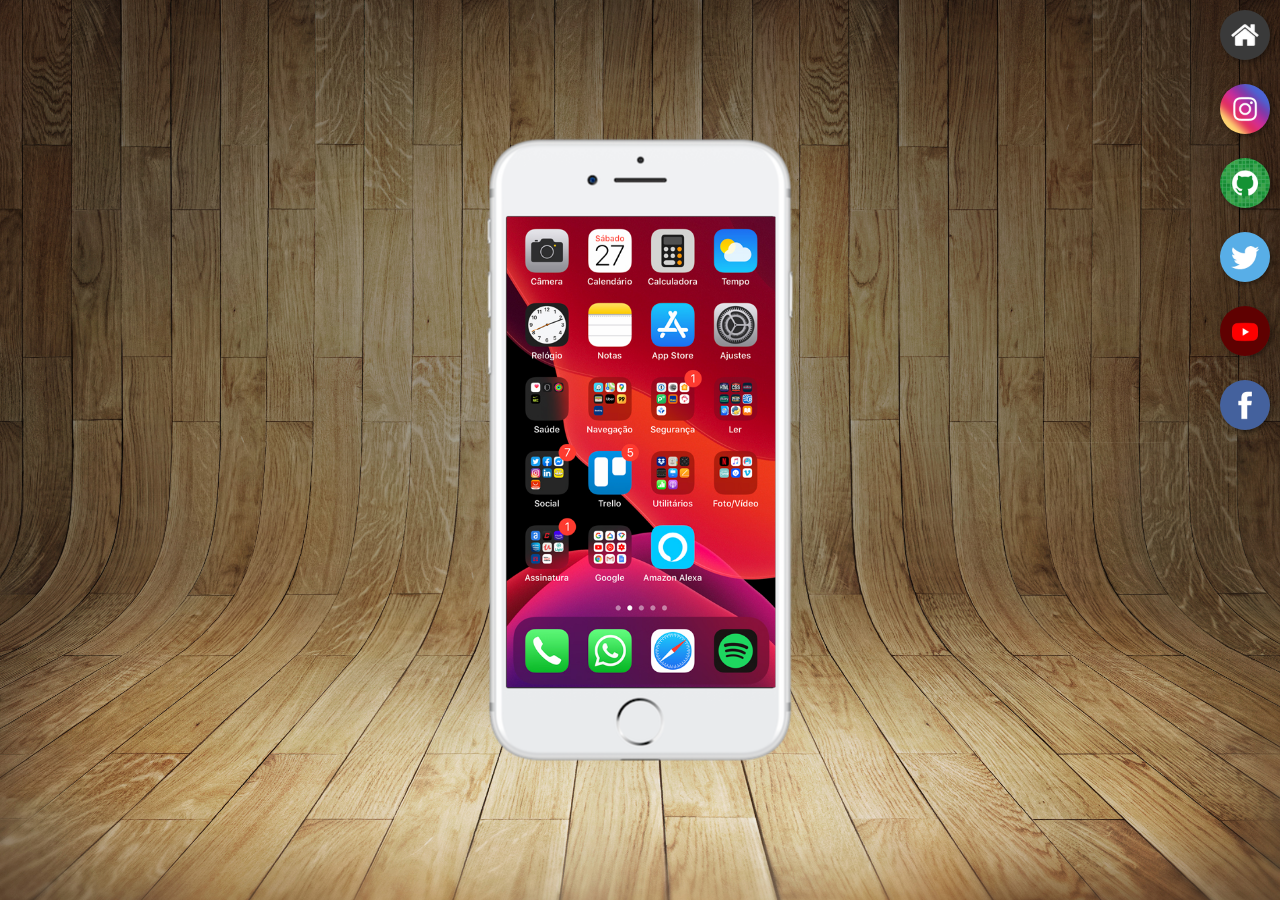
<file: index.html>
<!DOCTYPE html>
<html lang="pt-br">
<head>
    <meta charset="UTF-8">
    <meta http-equiv="X-UA-Compatible" content="IE=edge">
    <meta name="viewport" content="width=device-width, initial-scale=1.0">
    <title>Document</title>
    <link rel="shortcut icon" href="favi.ico" type="image/x-icon">
    <link rel="stylesheet" href="estilos/style.css">
</head>
<body>
    <main>
        <section id="telefone">

            <iframe src="home.html" frameborder="0" name="tela" id="tela"></iframe>

        </section>

        <section id="redes-sociais">

            <a href="home.html" target="tela"><img src="imagens/logo-home.jpg" alt="home"></a> <br>
            <a href="instagram.html" target="tela"><img src="imagens/logo-instagram.jpg" alt=""></a> <br>
            <a href="github.html" target="tela"><img src="imagens/logo-github.jpg" alt=""></a> <br>
            <a href="twitter.html" target="tela"><img src="imagens/logo-twitter.jpg" alt=""></a> <br>
            <a href="youtube.html" target="tela"><img src="imagens/logo-youtube.jpg" alt=""></a> <br>
            <a href="facebook.html" target="tela"><img src="imagens/logo-facebook.jpg" alt=""></a>

        </section>


    </main>
</body>
</html>
</file>
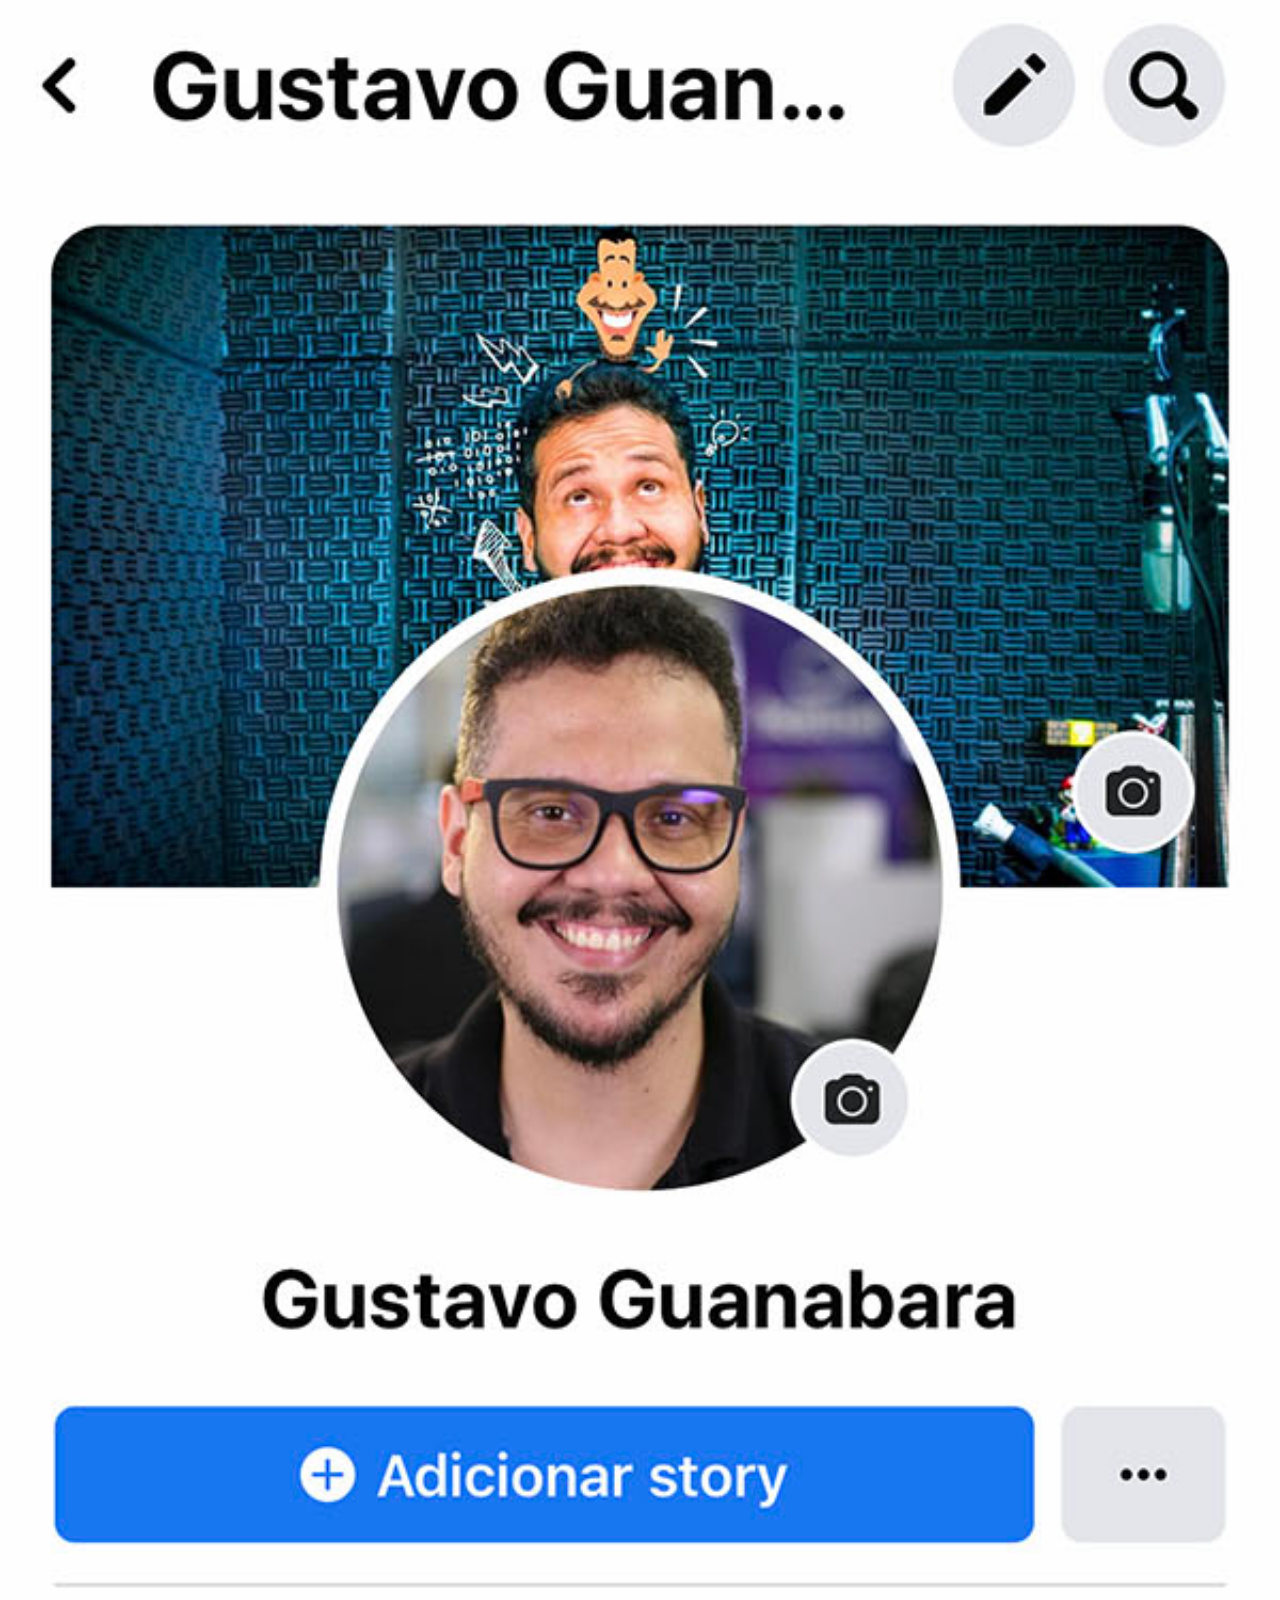
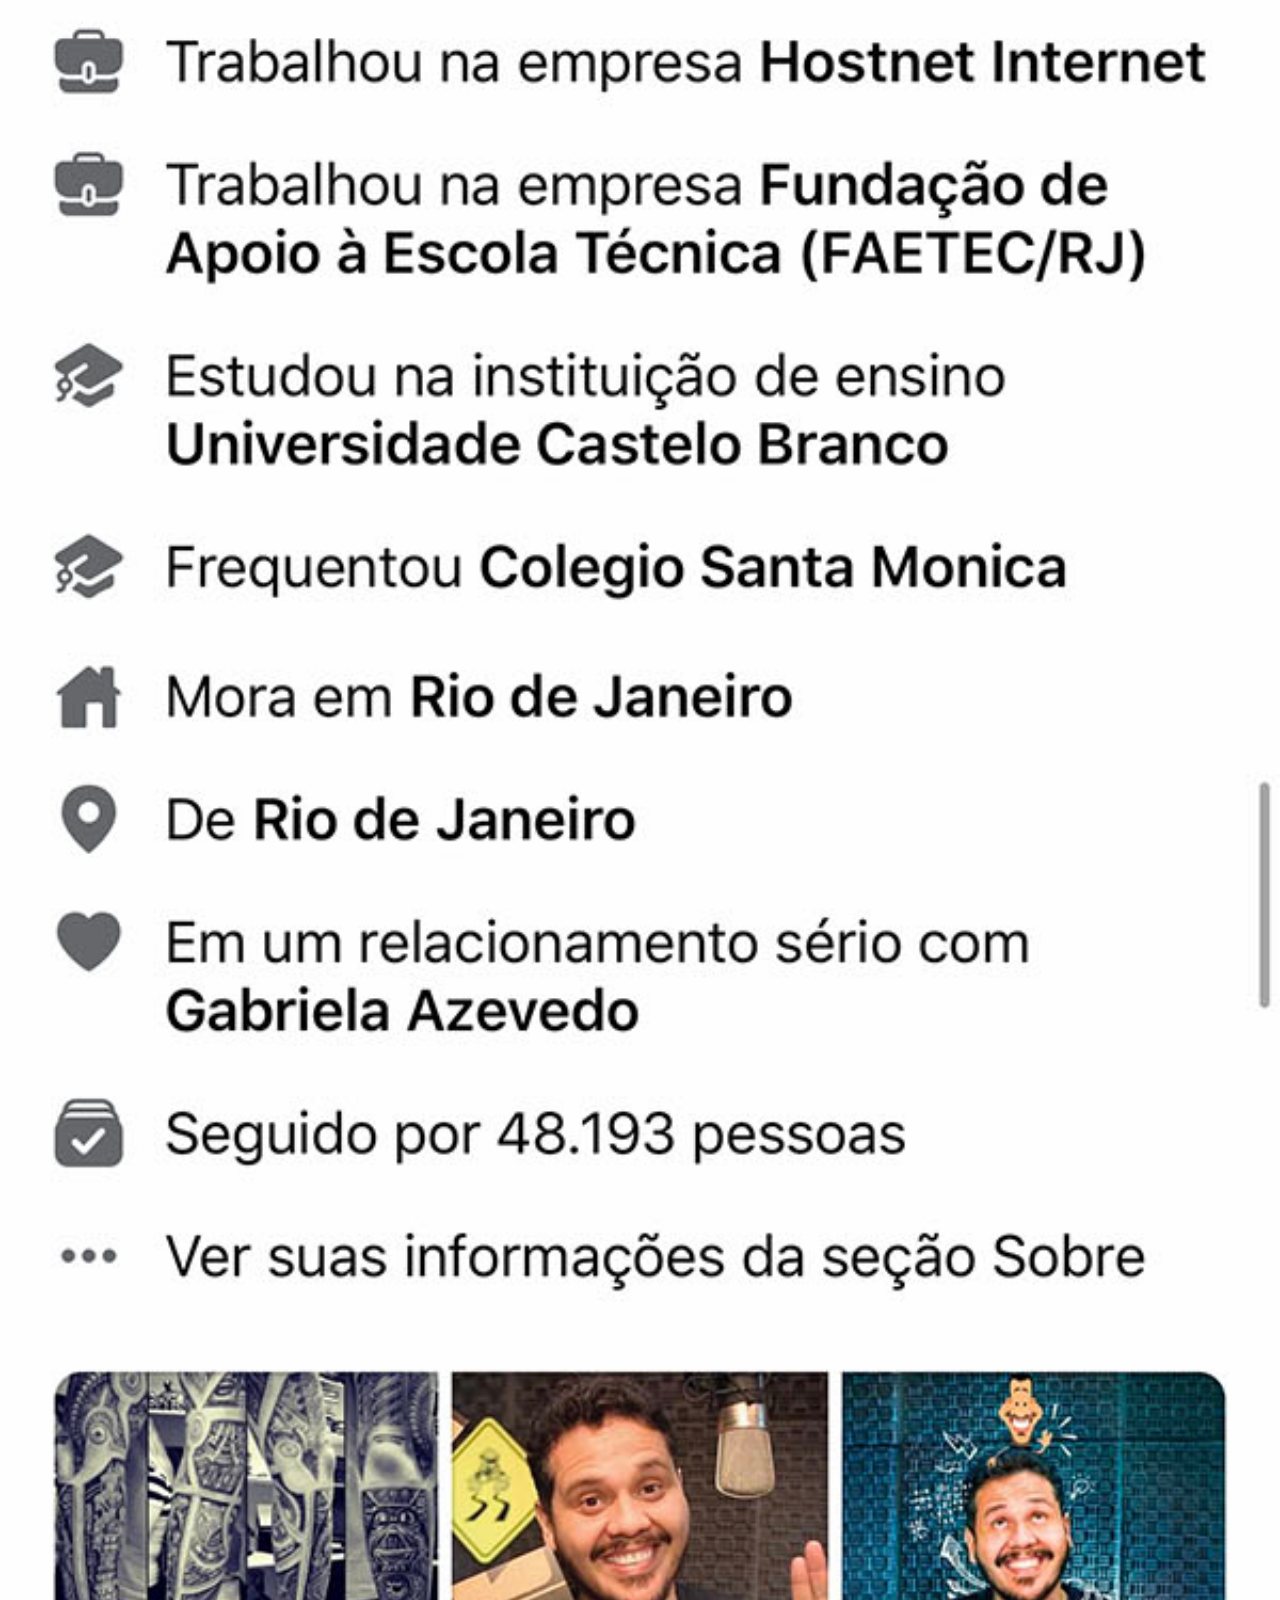
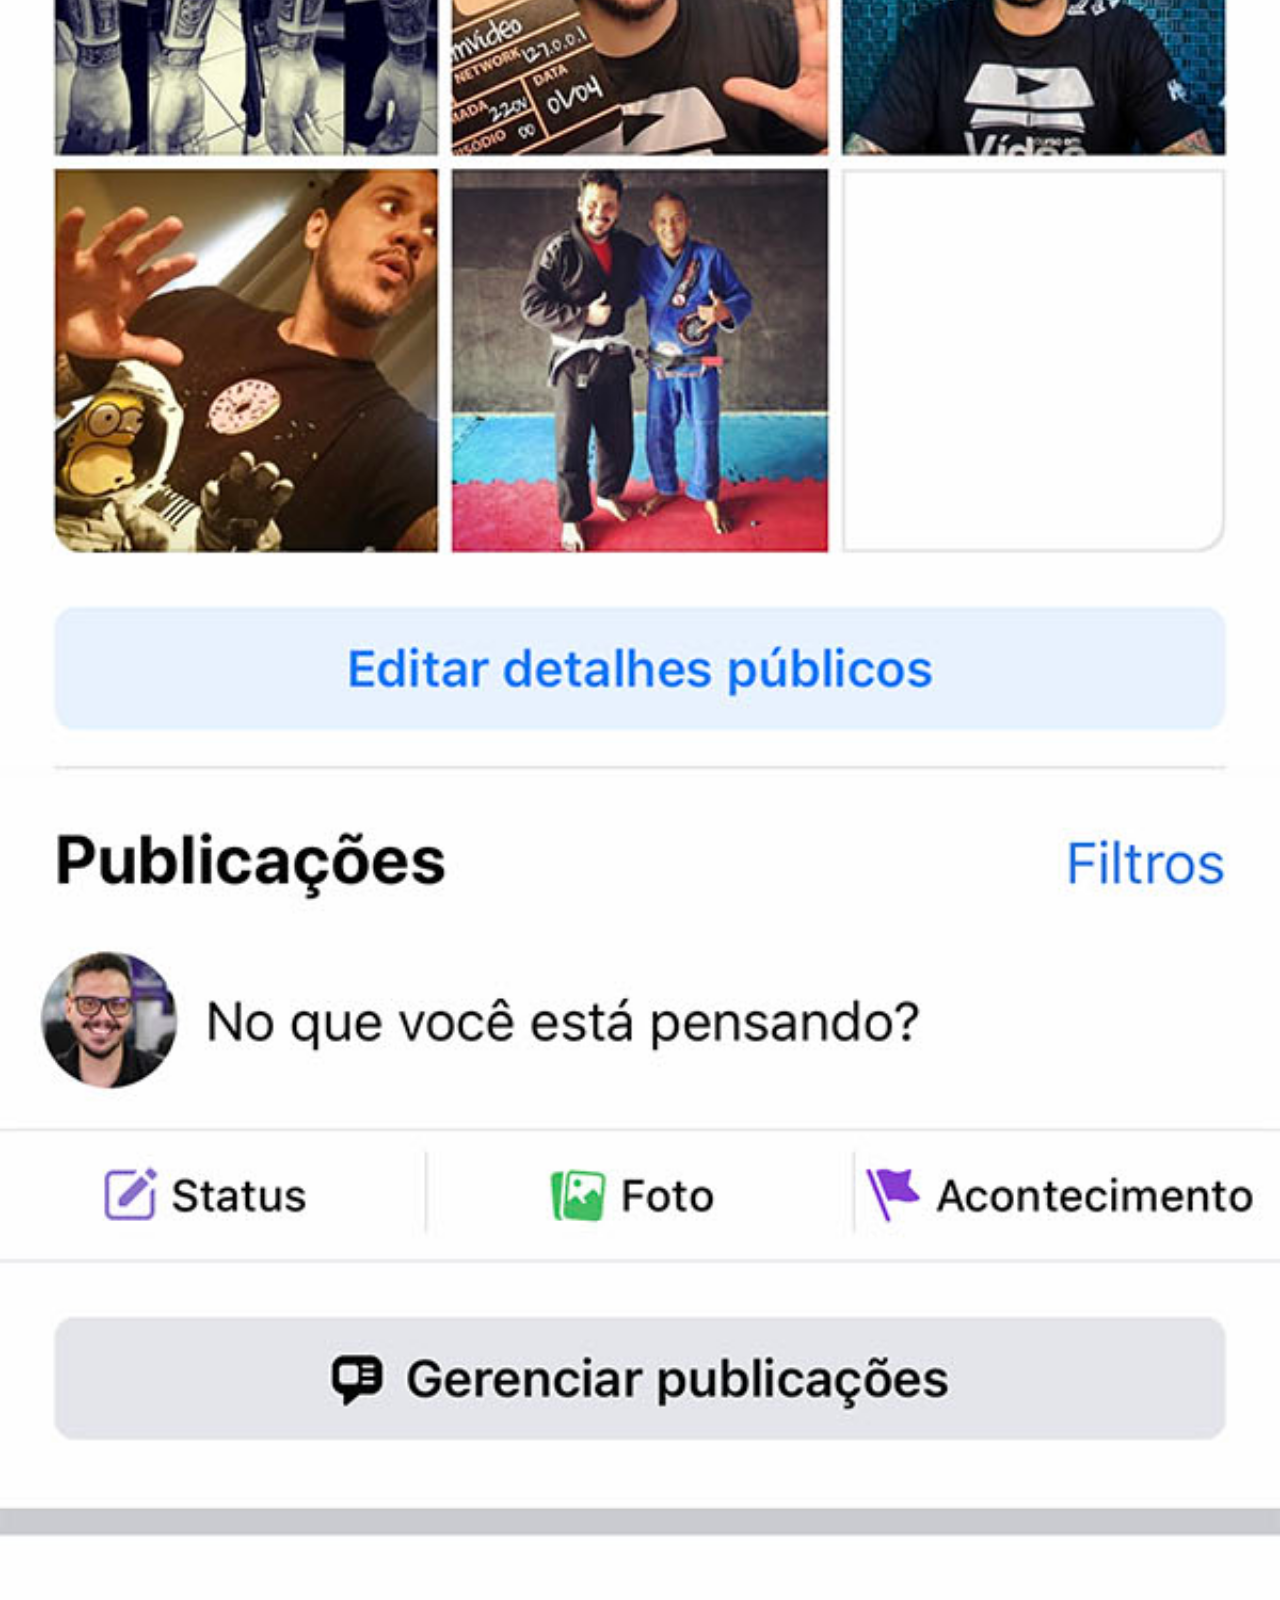
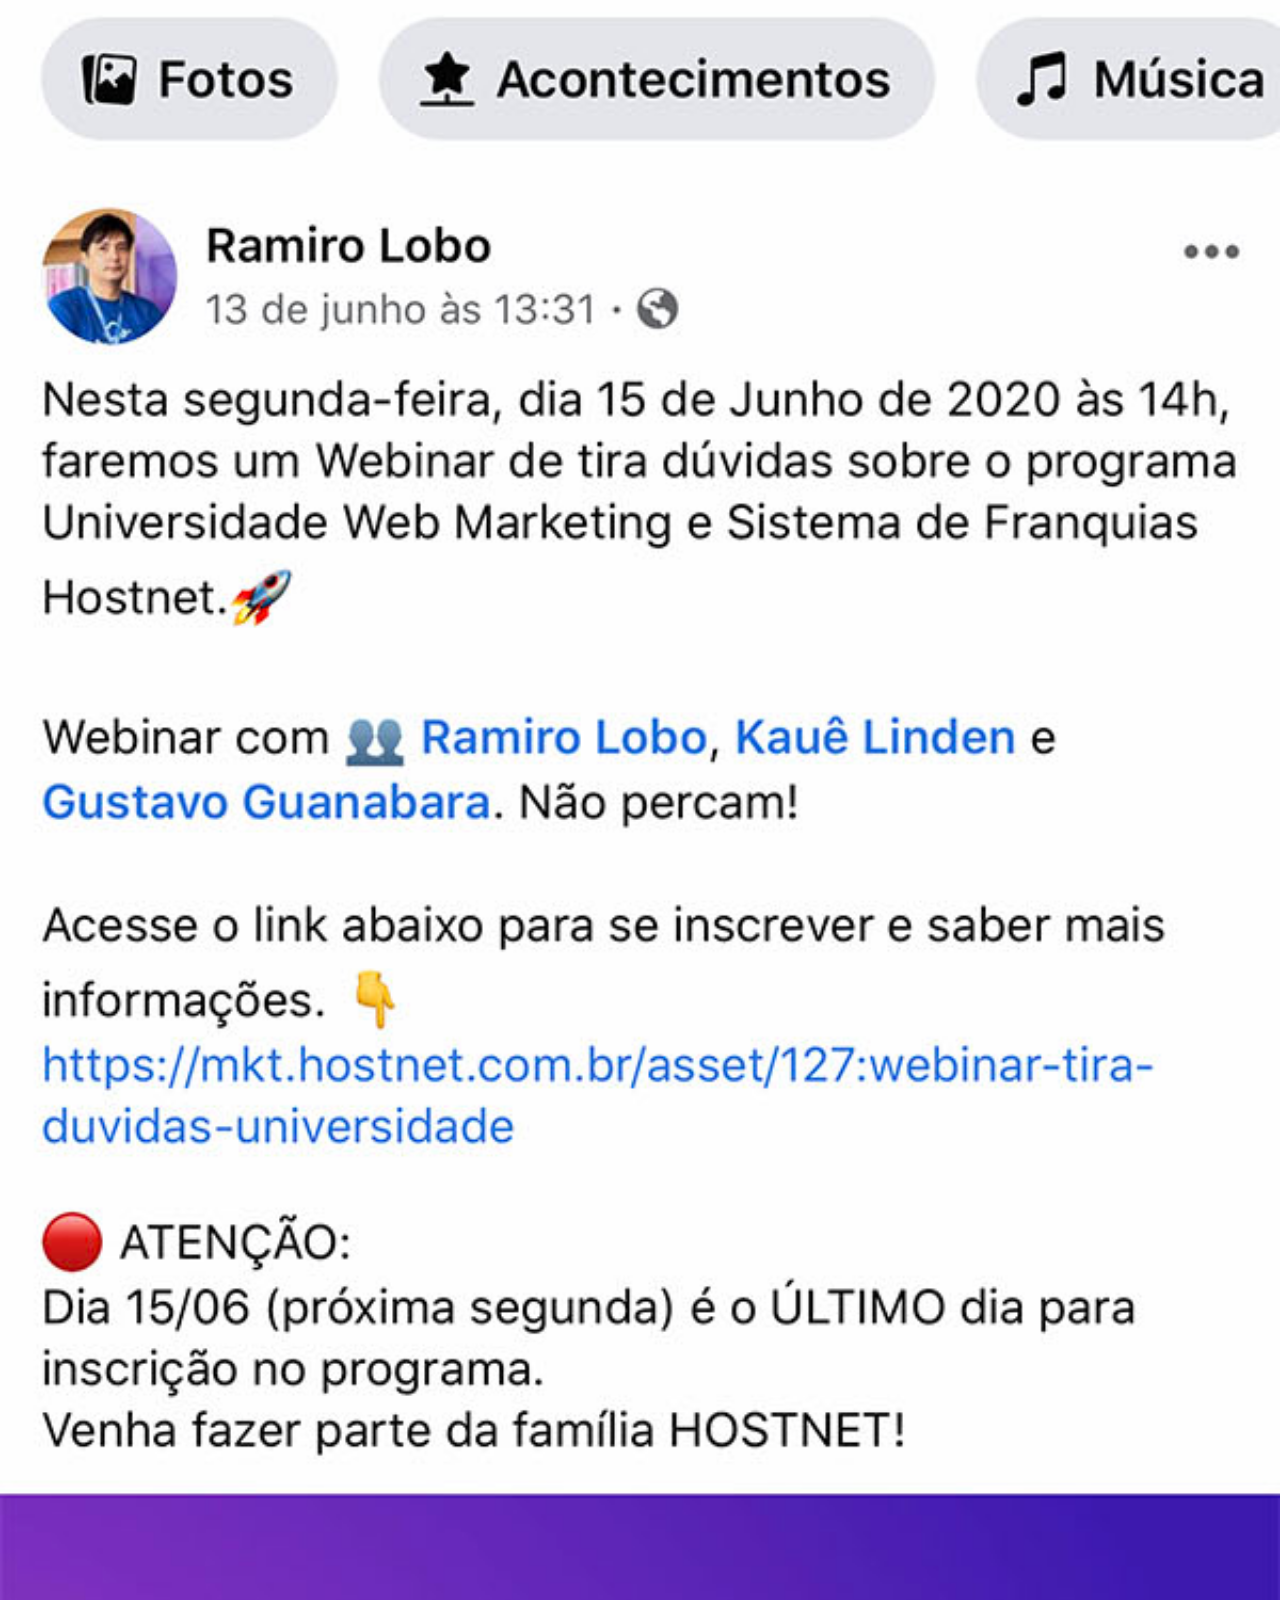
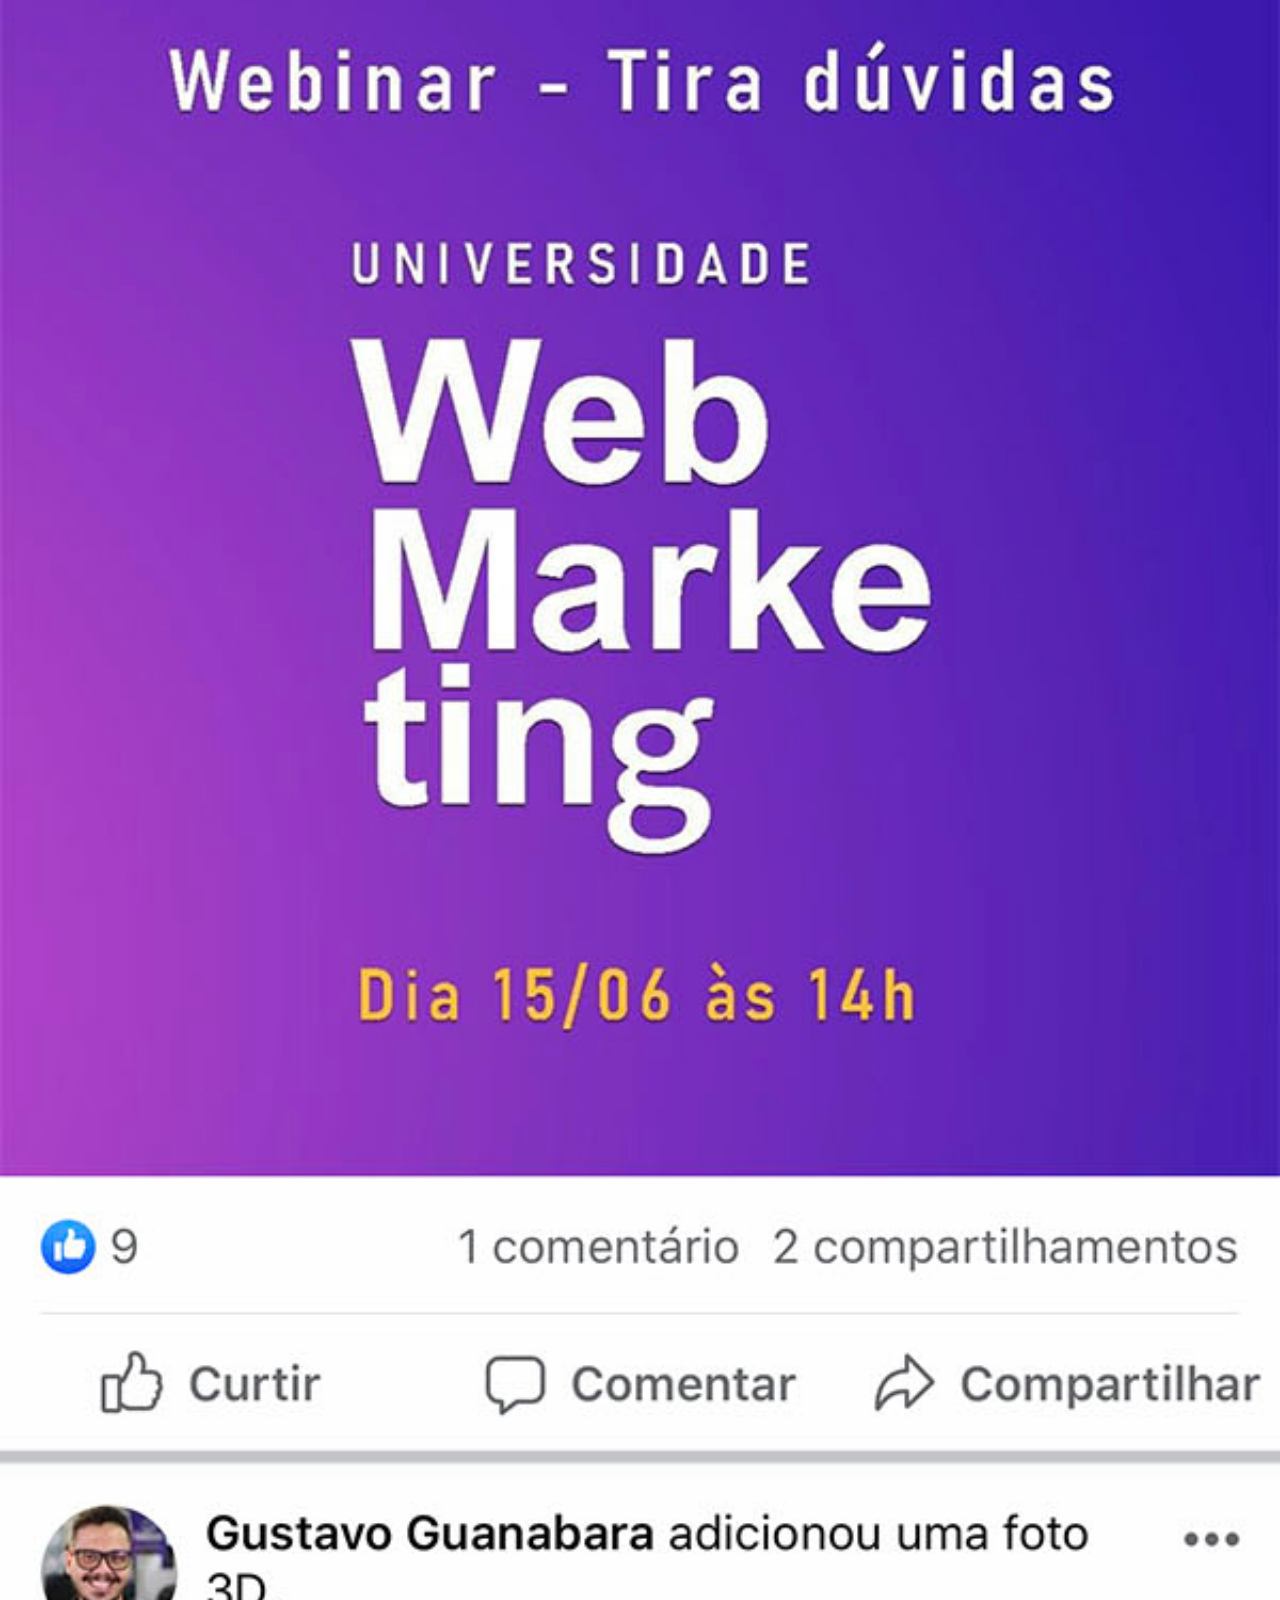
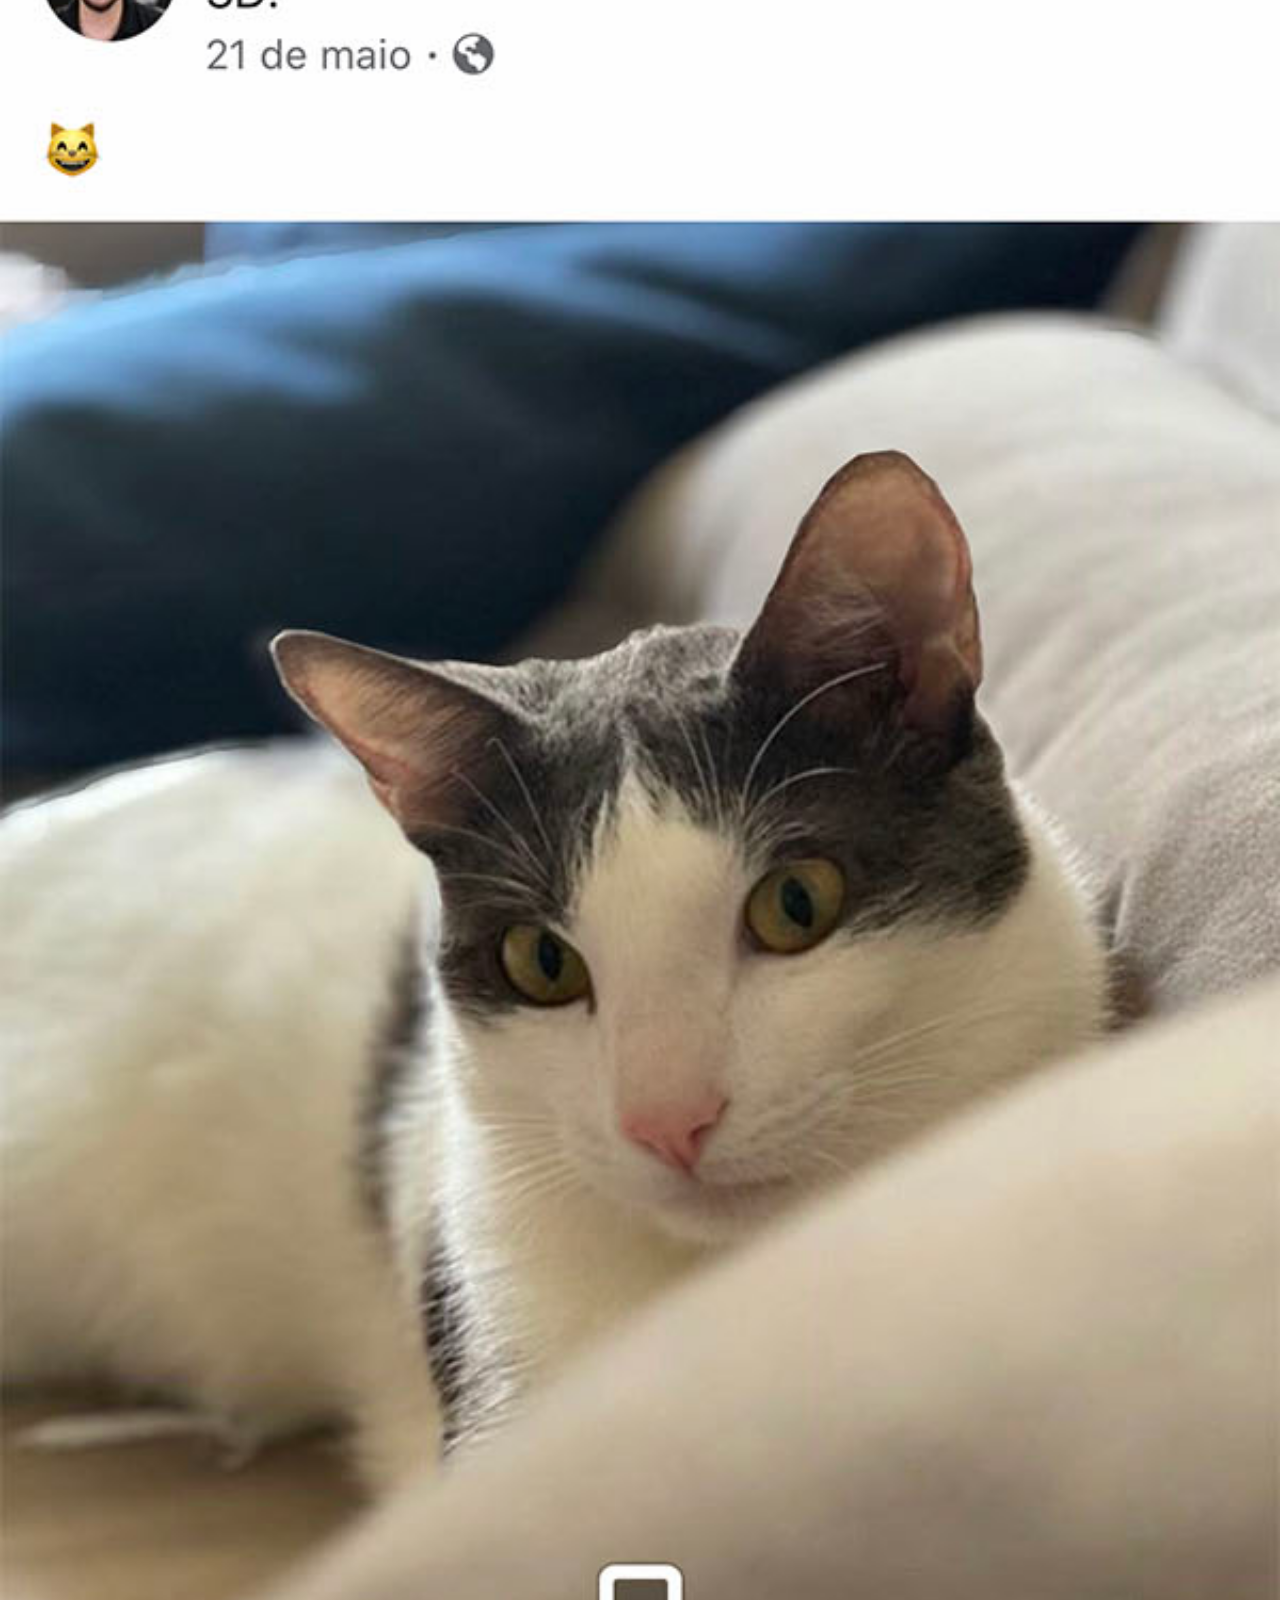
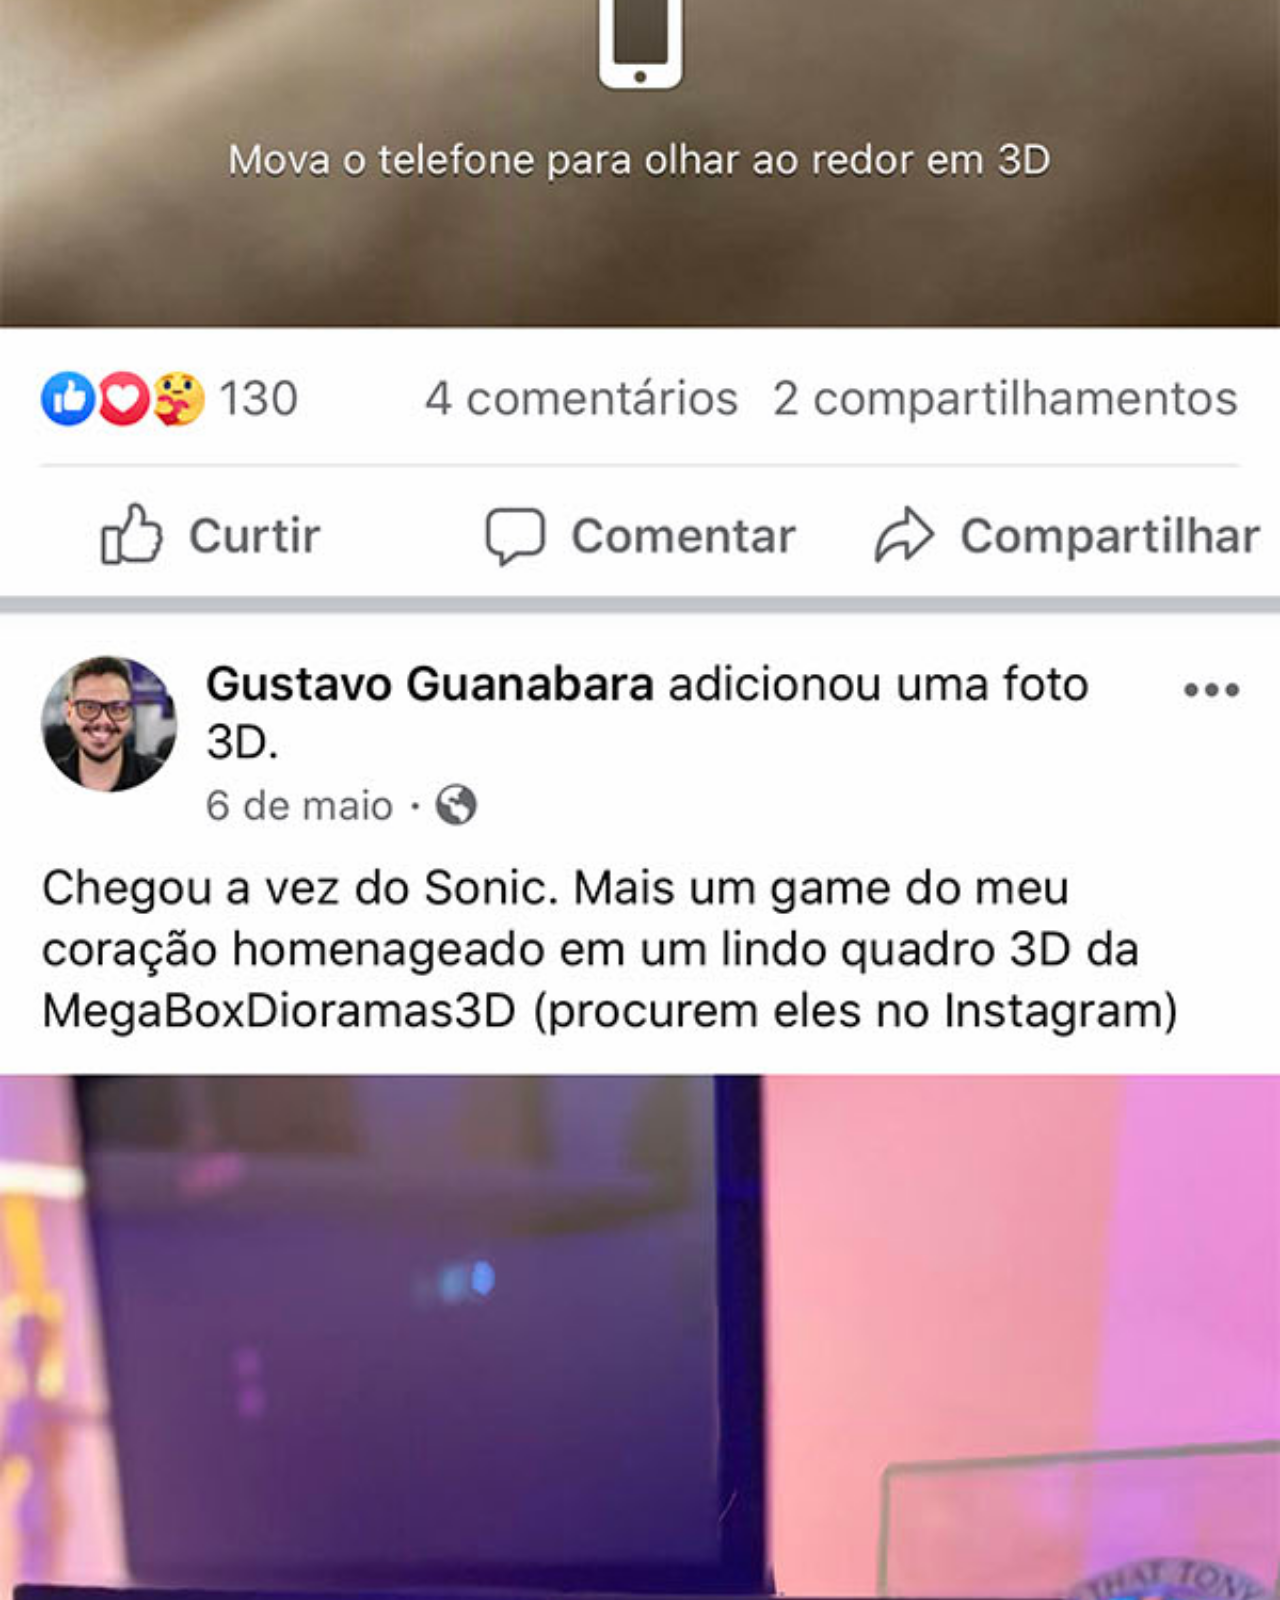
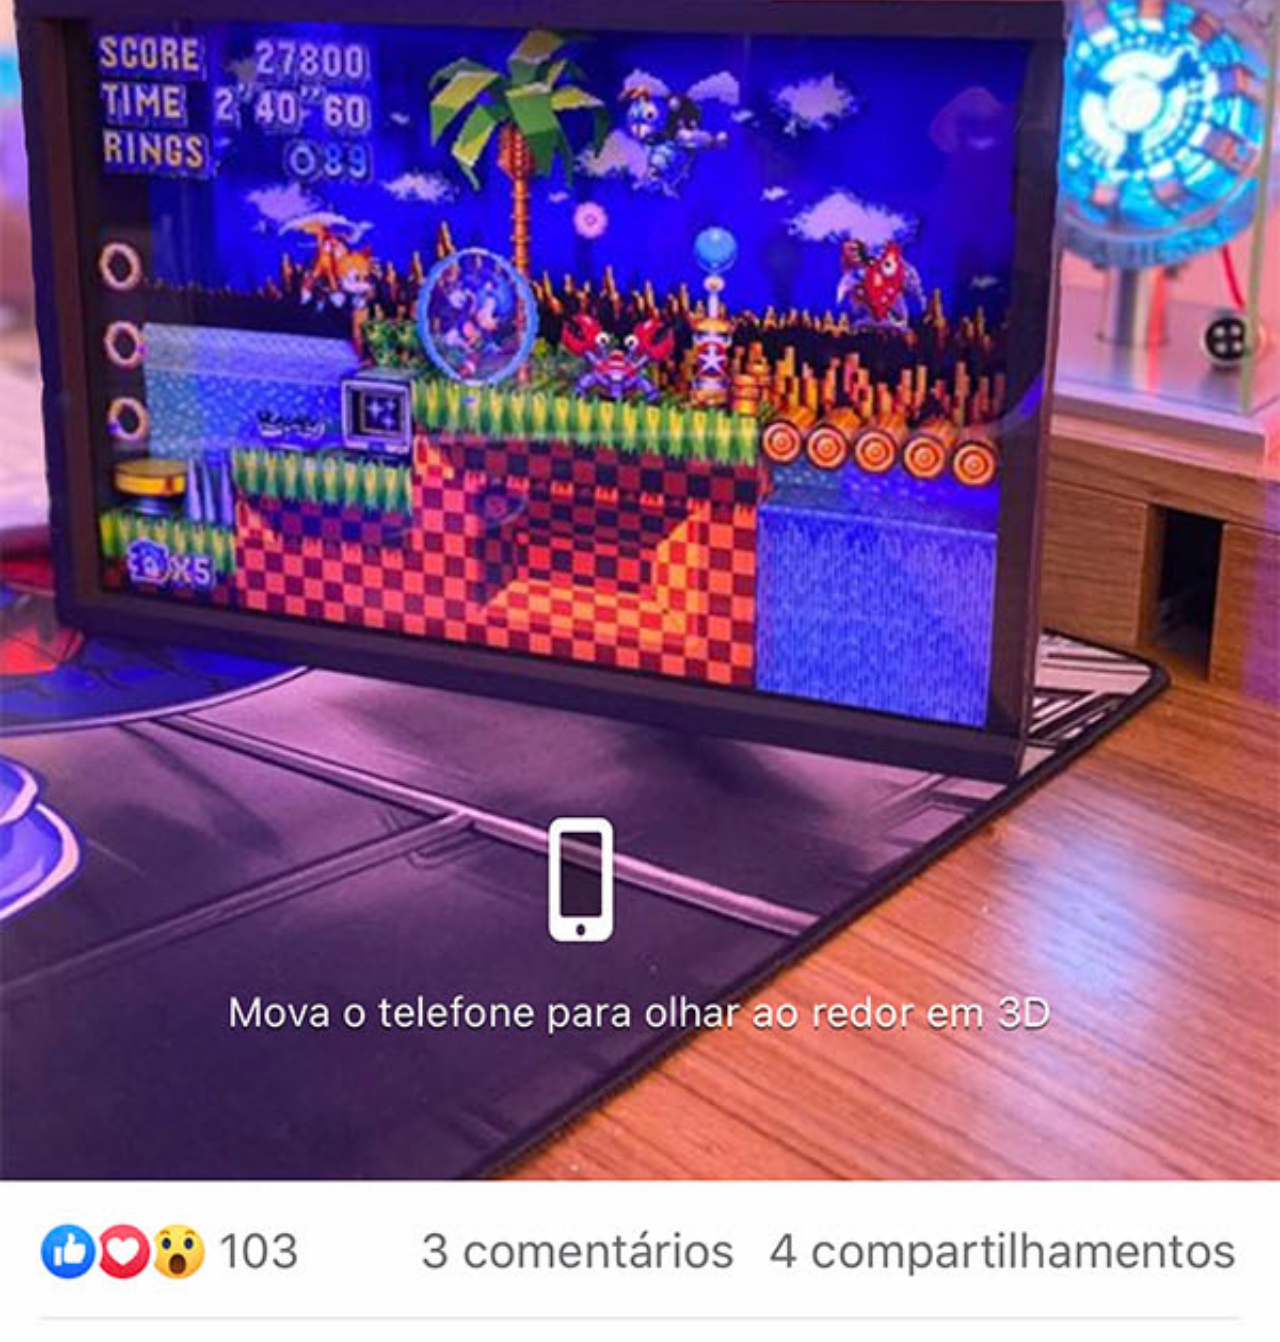
<file: facebook.html>
<!DOCTYPE html>
<html lang="pt-br">
<head>
    <meta charset="UTF-8">
    <meta http-equiv="X-UA-Compatible" content="IE=edge">
    <meta name="viewport" content="width=device-width, initial-scale=1.0">
    <title>Facebook</title>
    <link rel="stylesheet" href="estilos/social.css">
</head>
<body>
    <img src="imagens/tela-facebook.jpg" alt="facebook">
</body>
</html>
</file>
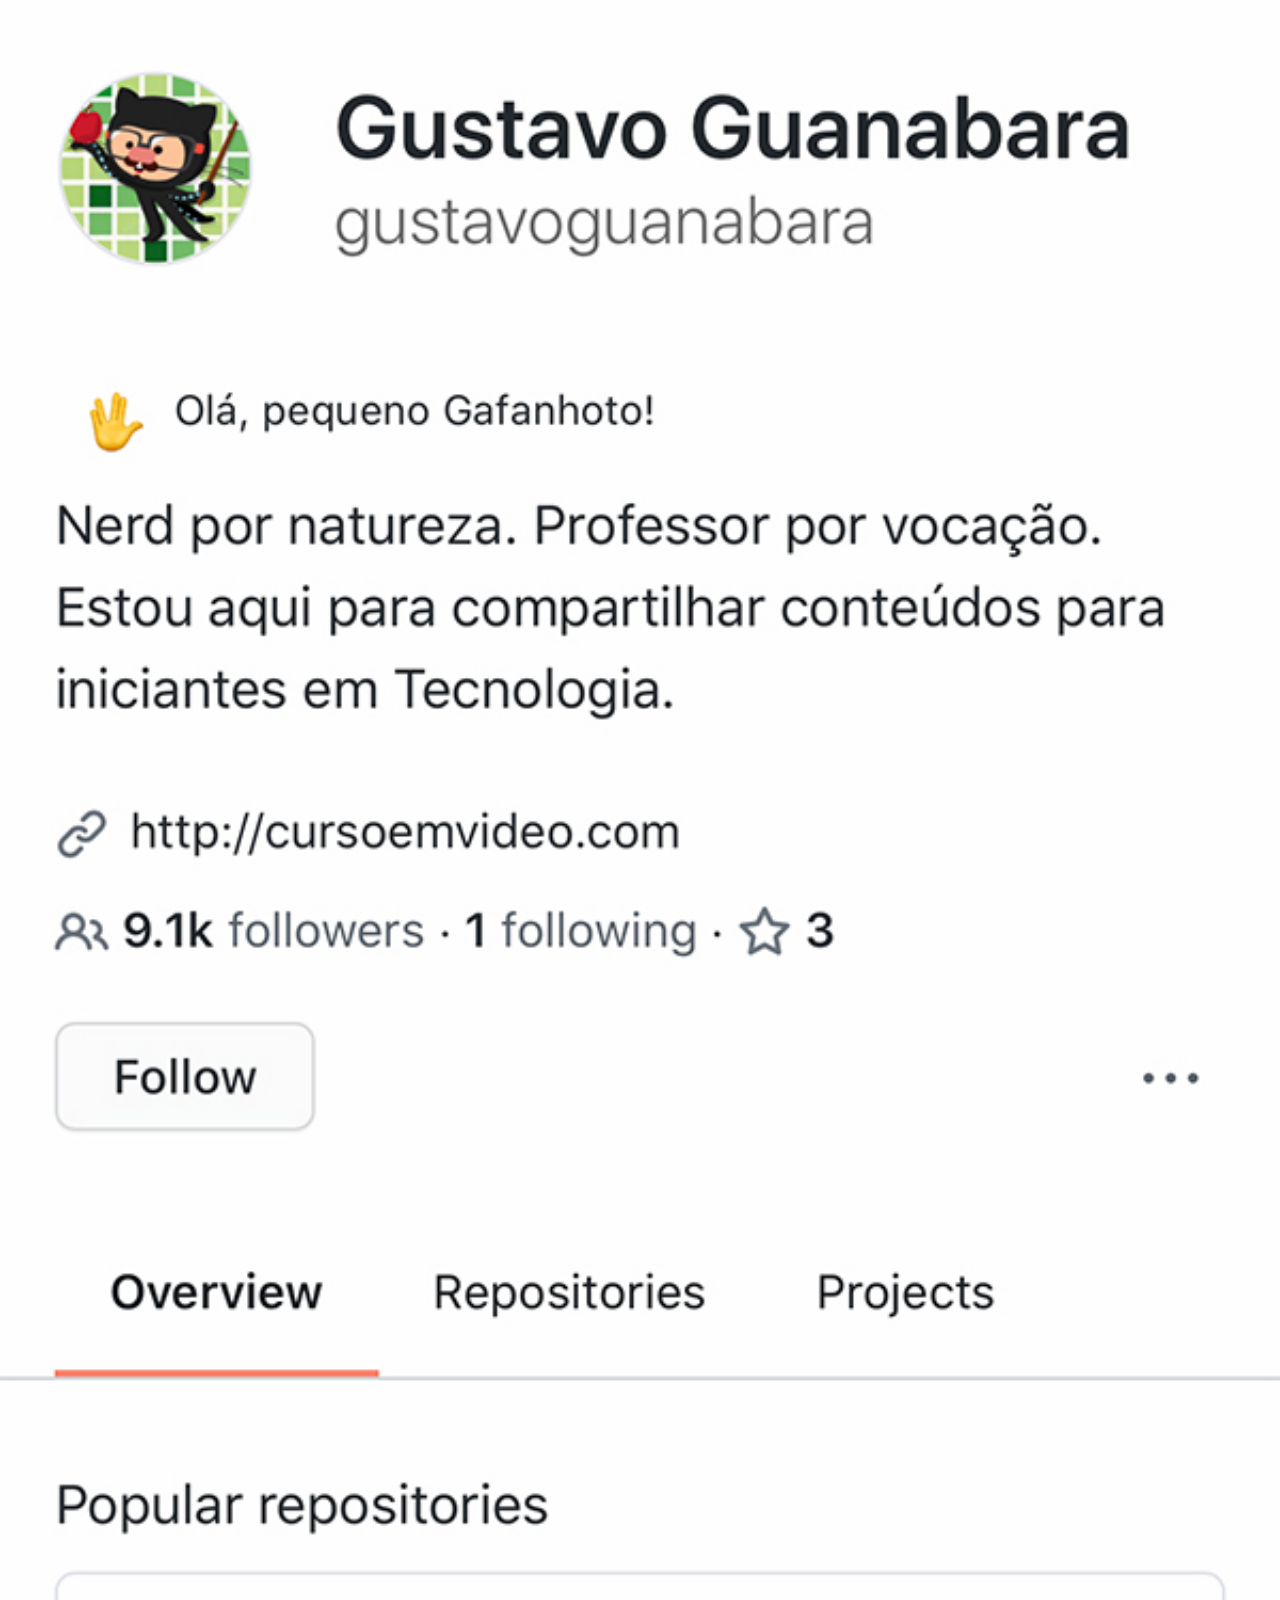
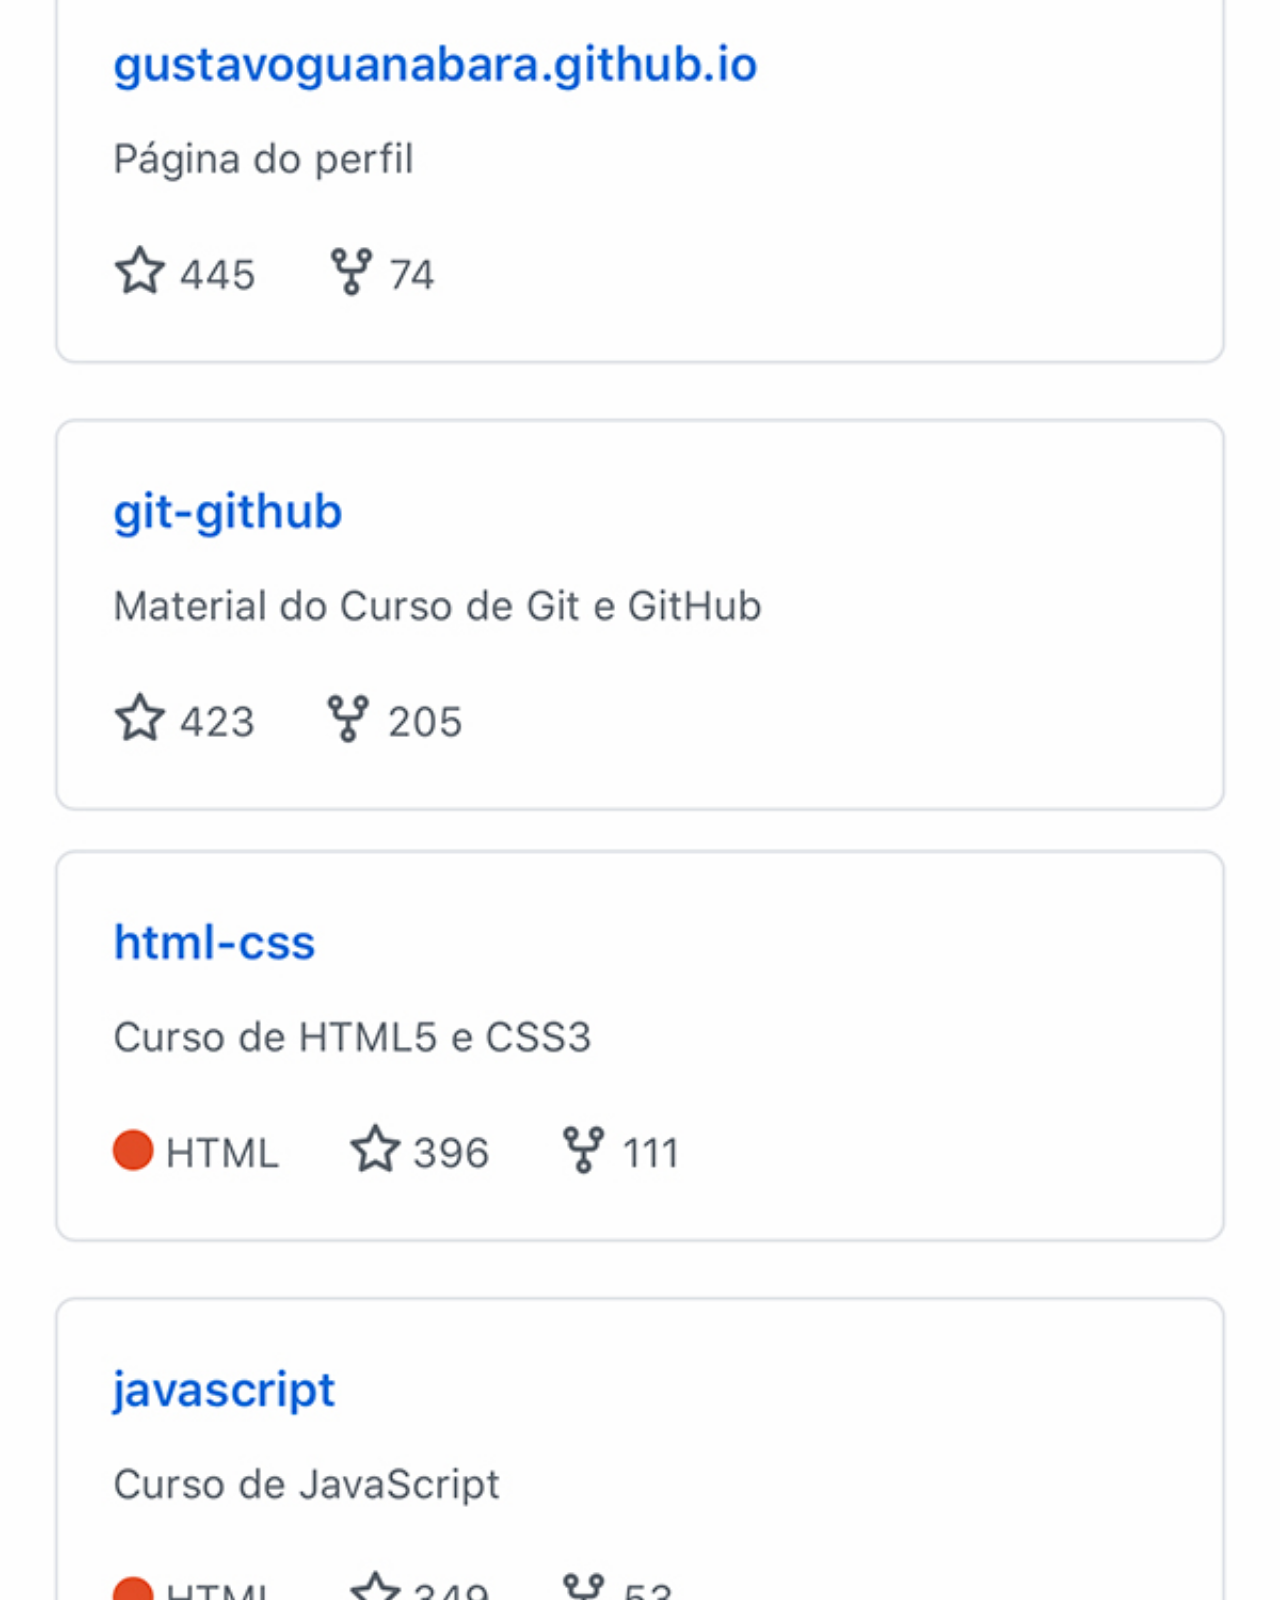
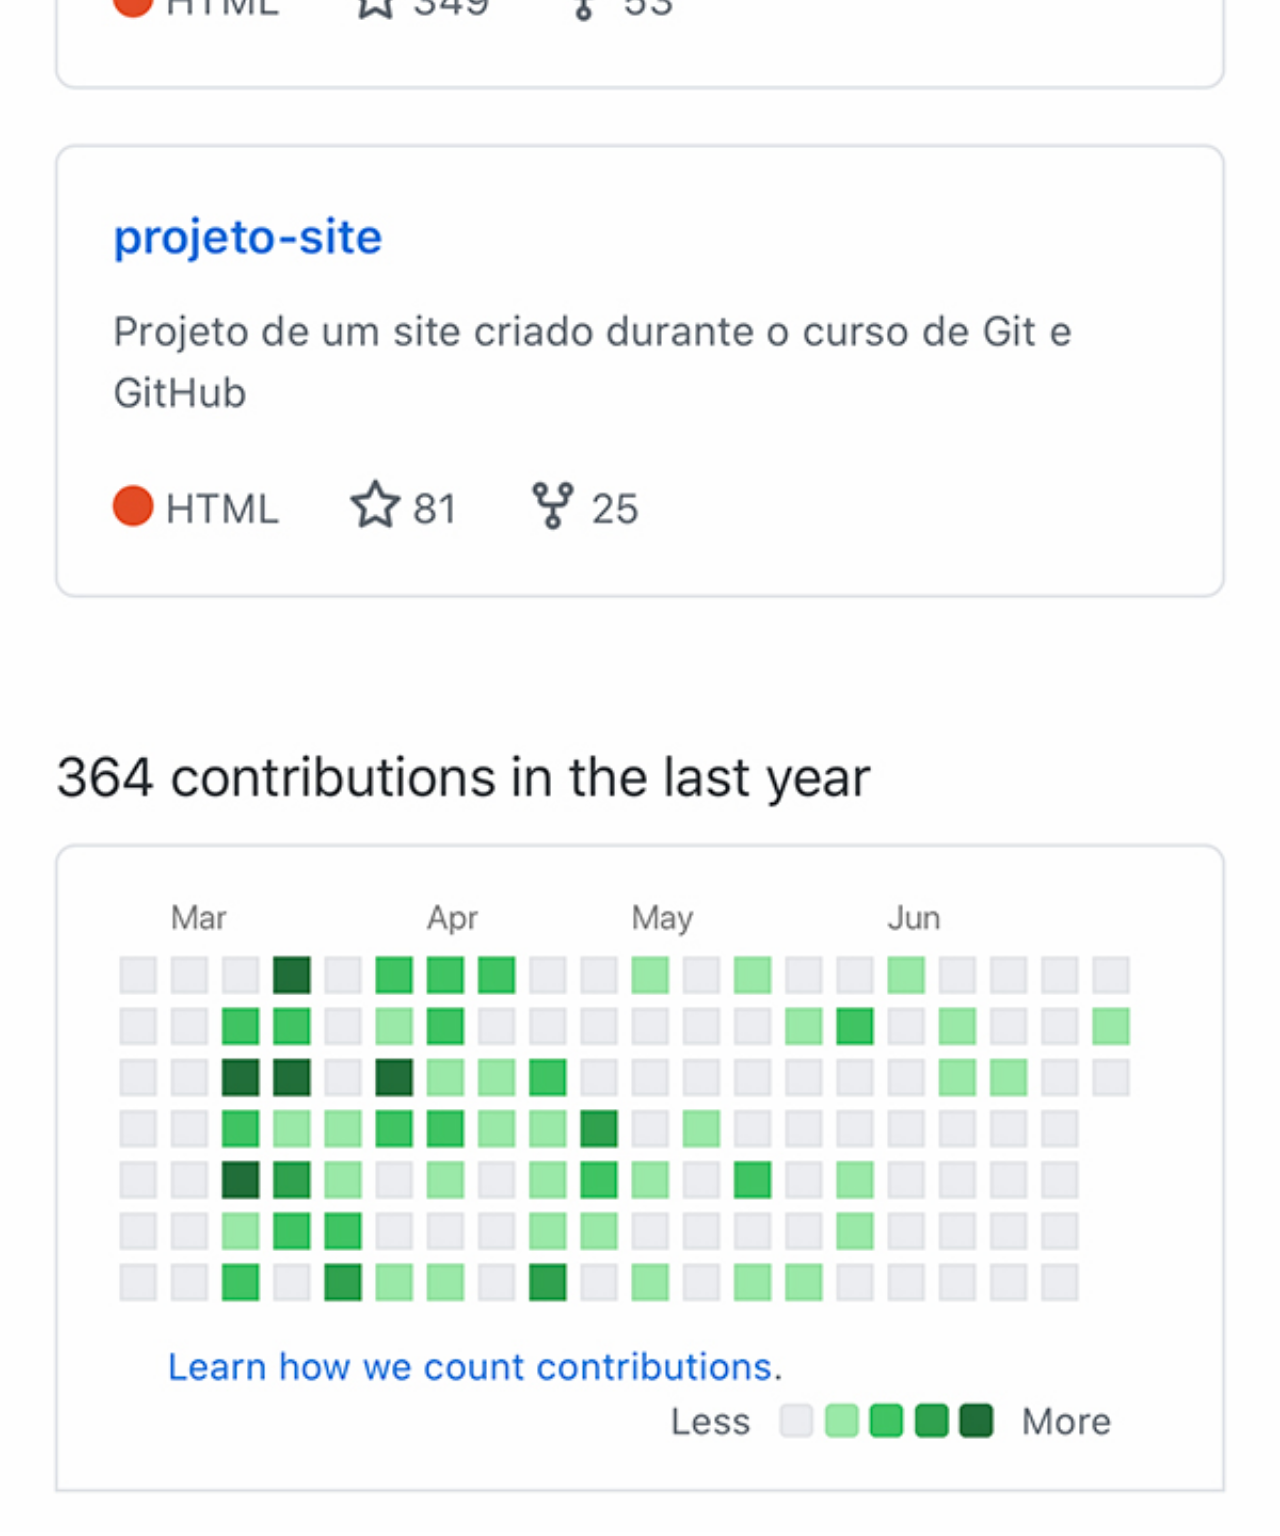
<file: github.html>
<!DOCTYPE html>
<html lang="pt-br">
<head>
    <meta charset="UTF-8">
    <meta http-equiv="X-UA-Compatible" content="IE=edge">
    <meta name="viewport" content="width=device-width, initial-scale=1.0">
    <title>Github</title>
    <link rel="stylesheet" href="estilos/social.css">
</head>
<body>
    
    <img src="imagens/tela-github.jpg" alt="github">


</body>
</html>
</file>
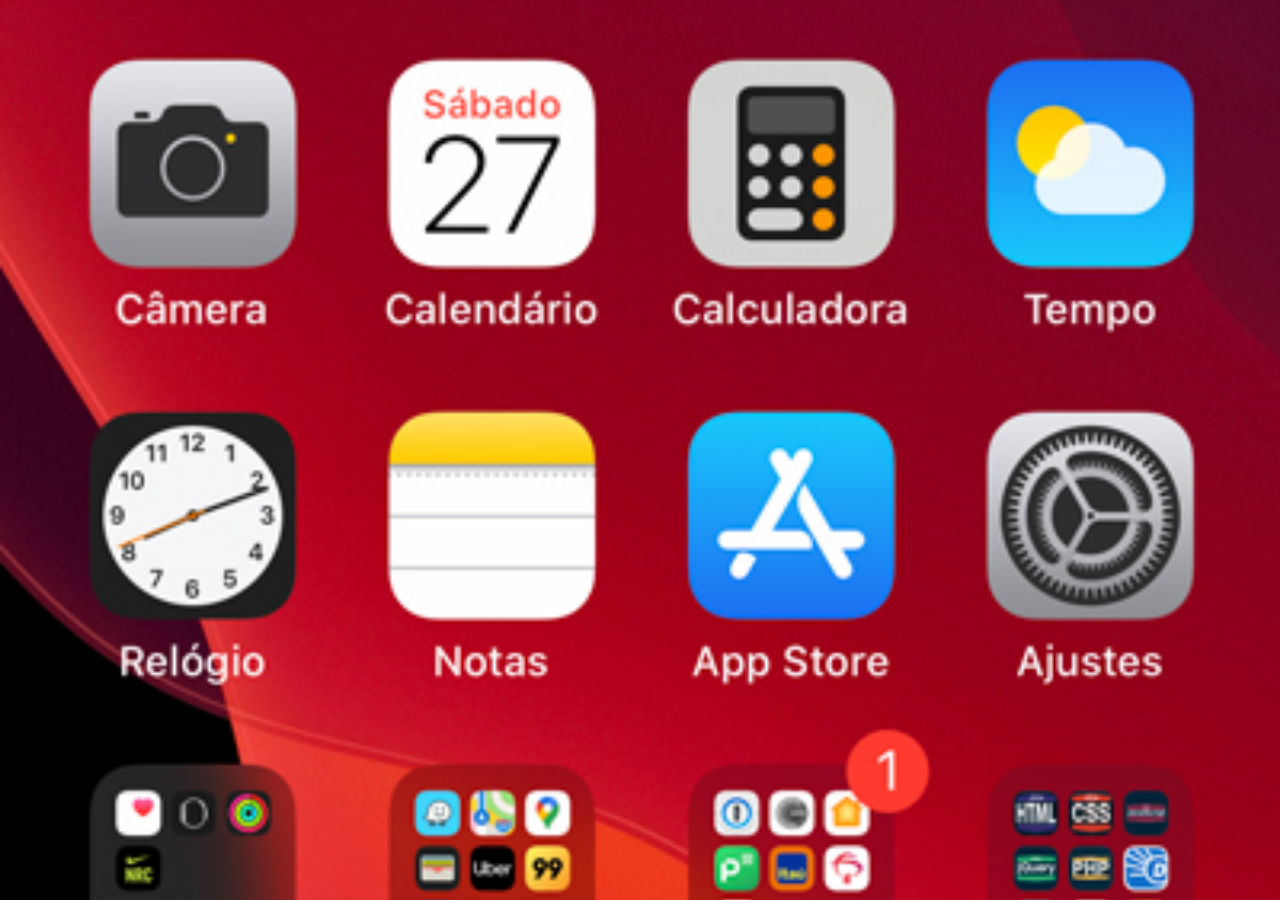
<file: home.html>
<!DOCTYPE html>
<html lang="pt-br">
<head>
    <meta charset="UTF-8">
    <meta http-equiv="X-UA-Compatible" content="IE=edge">
    <meta name="viewport" content="width=device-width, initial-scale=1.0">
    <title>Home</title>
    <style>

        * {
            margin: 0px;
            padding: 0px;
        }

        body {
            width: 100vw;
            height: 100vh;
            background: black url(../imagens/tela-home.jpg);
            background-repeat: no-repeat;
            background-position: top center;
            background-size: cover;
        }


    </style>
</head>
<body>
    
</body>
</html>
</file>
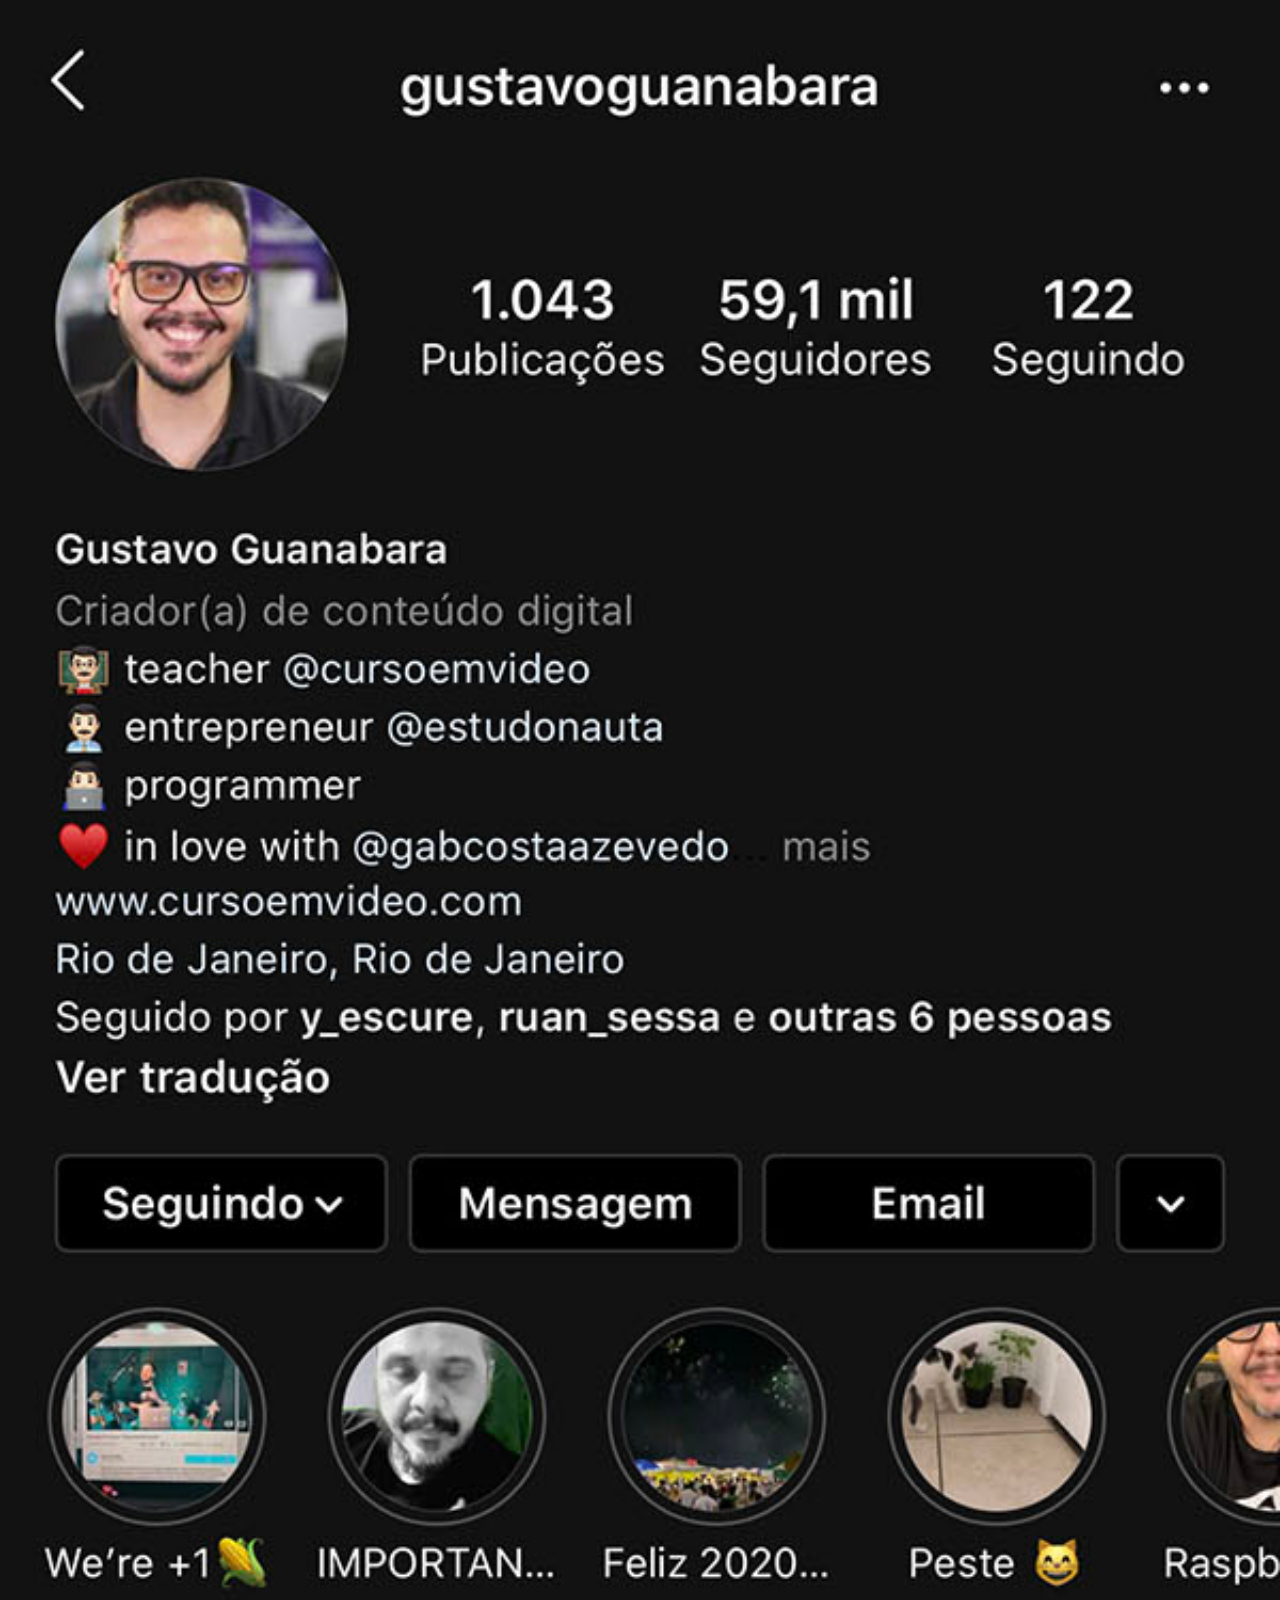
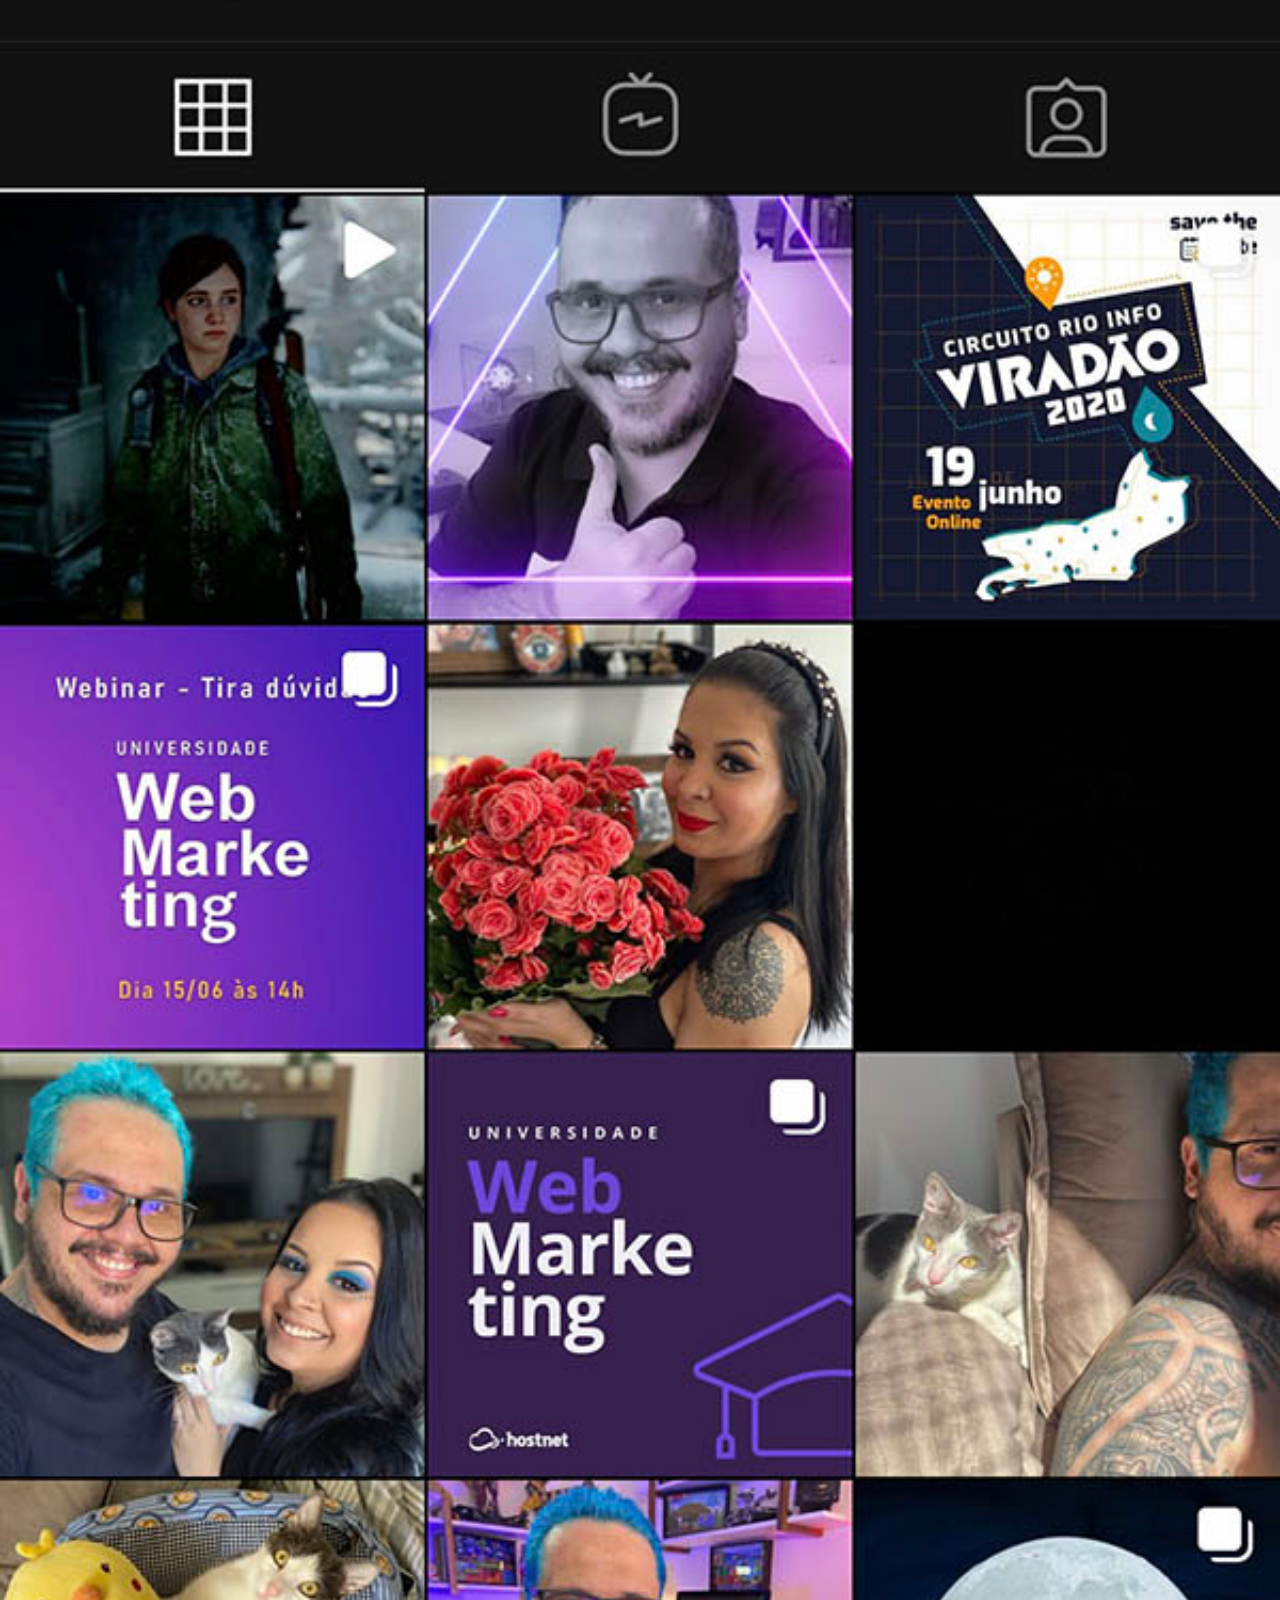
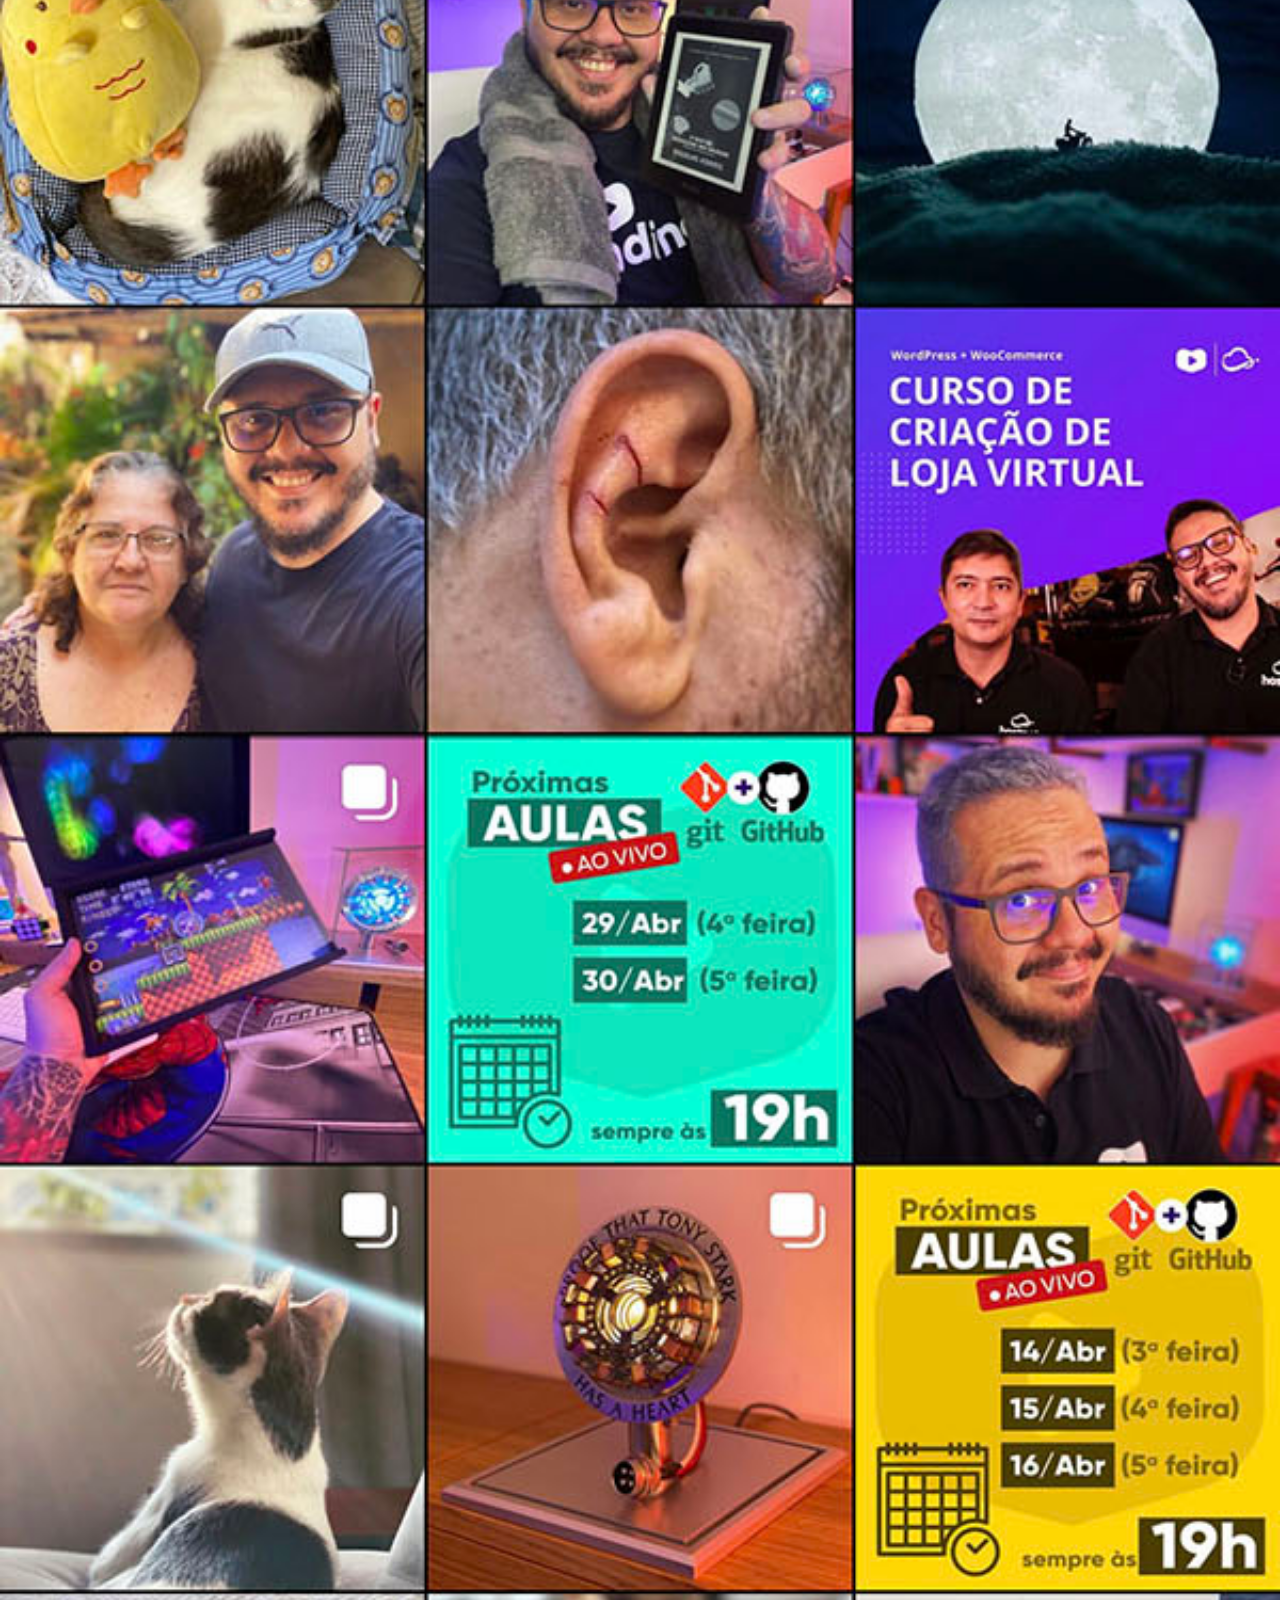
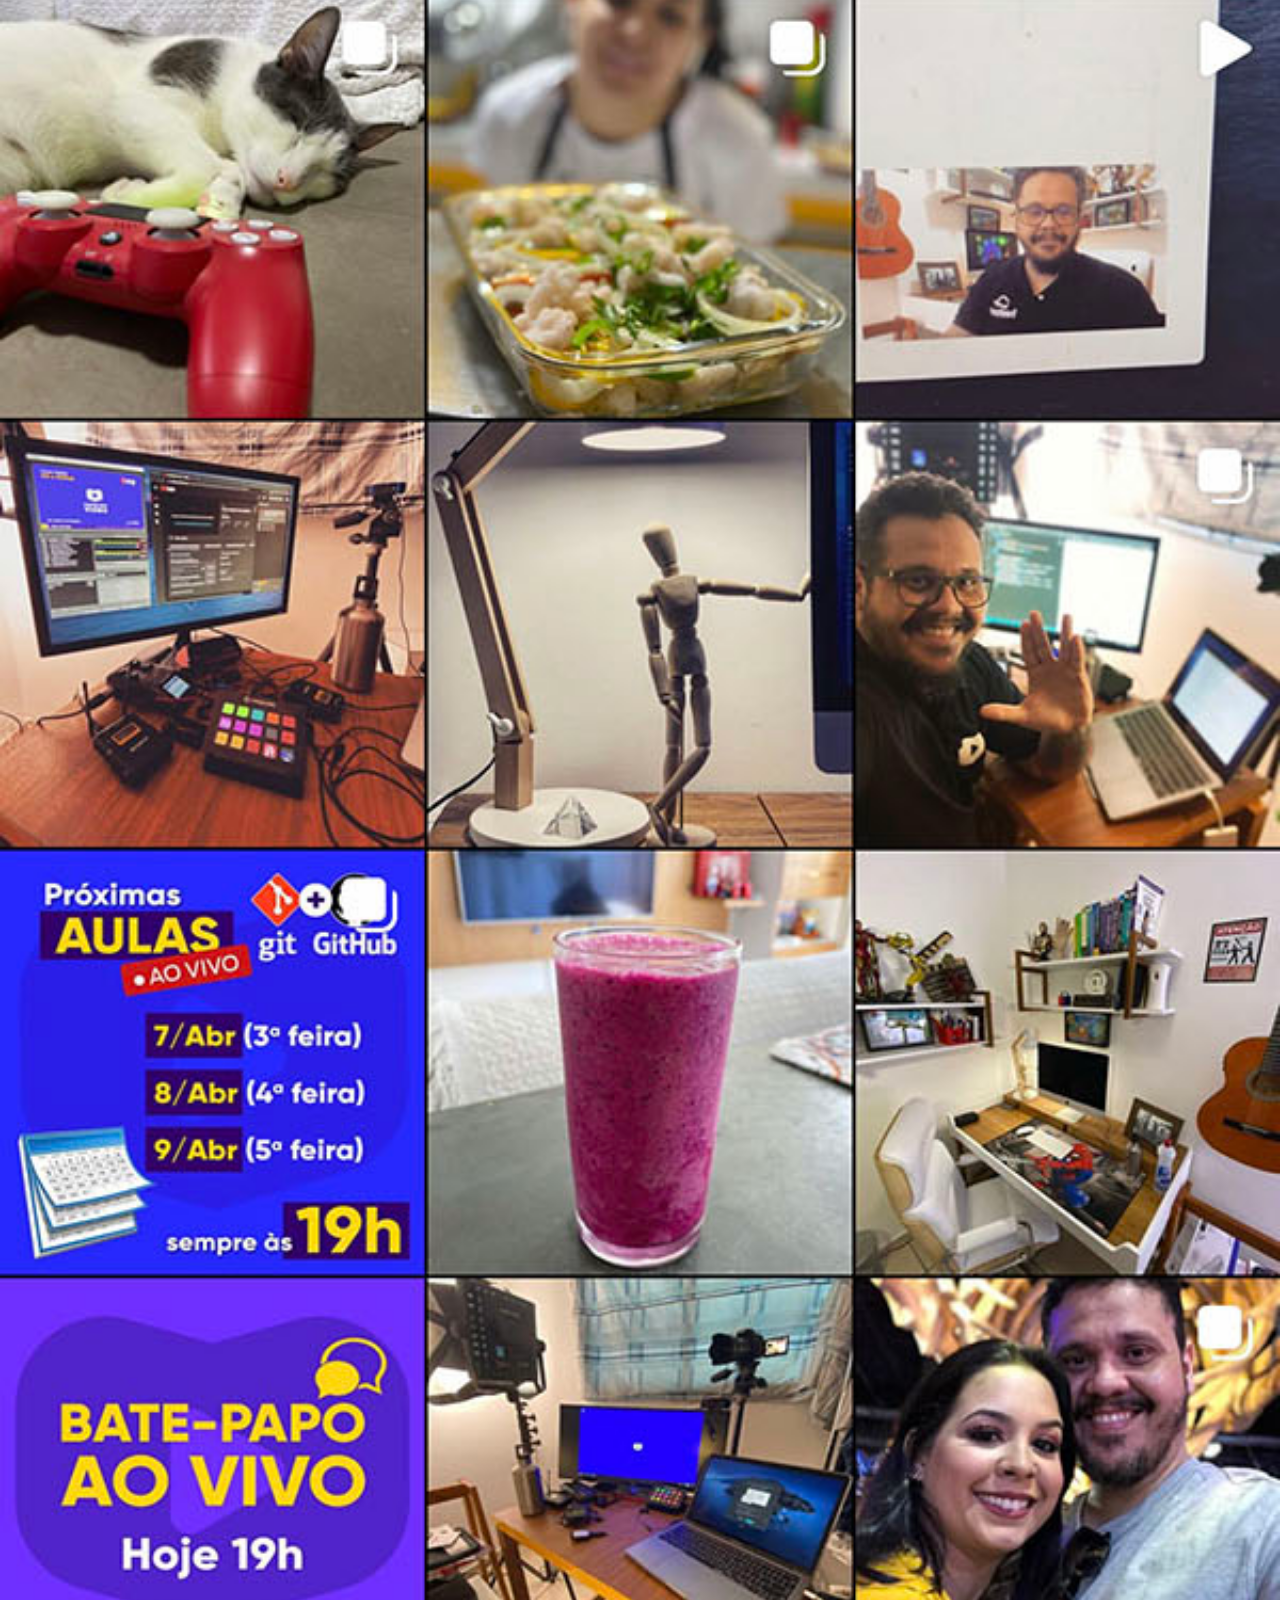
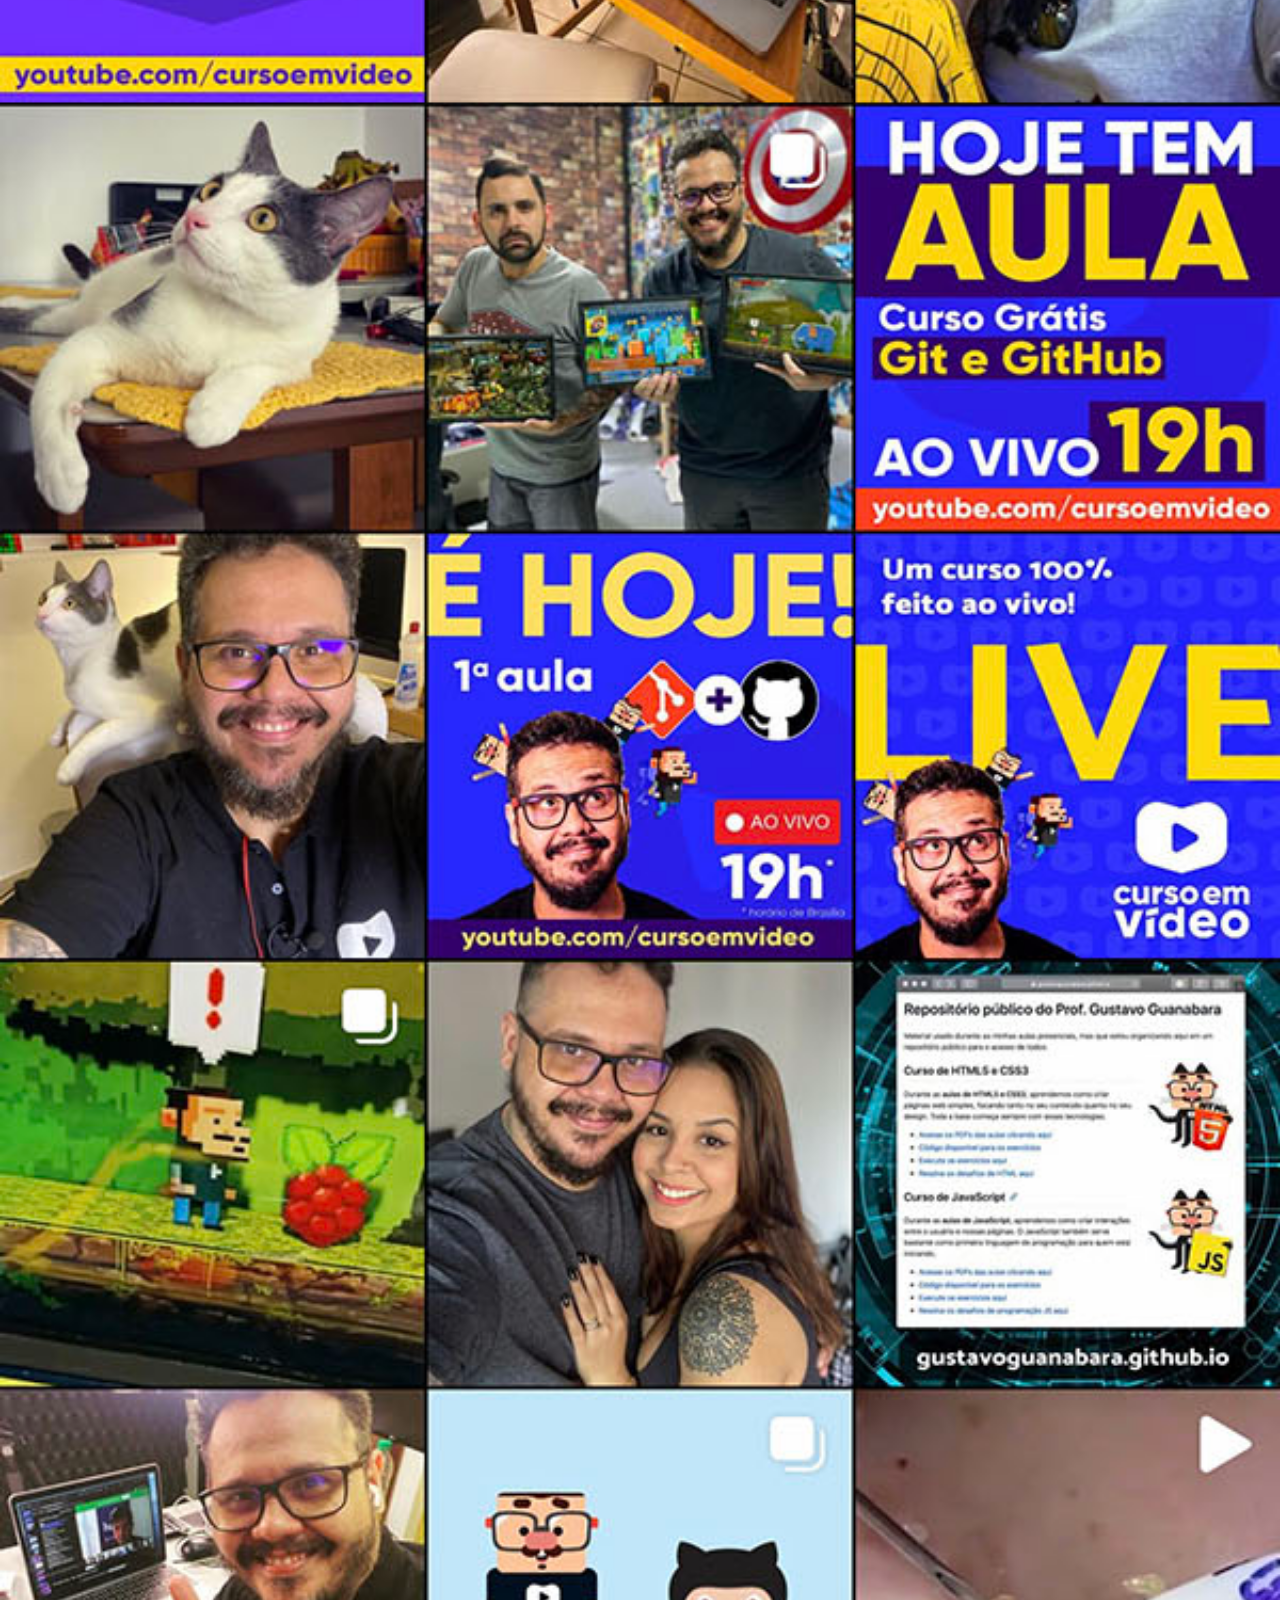
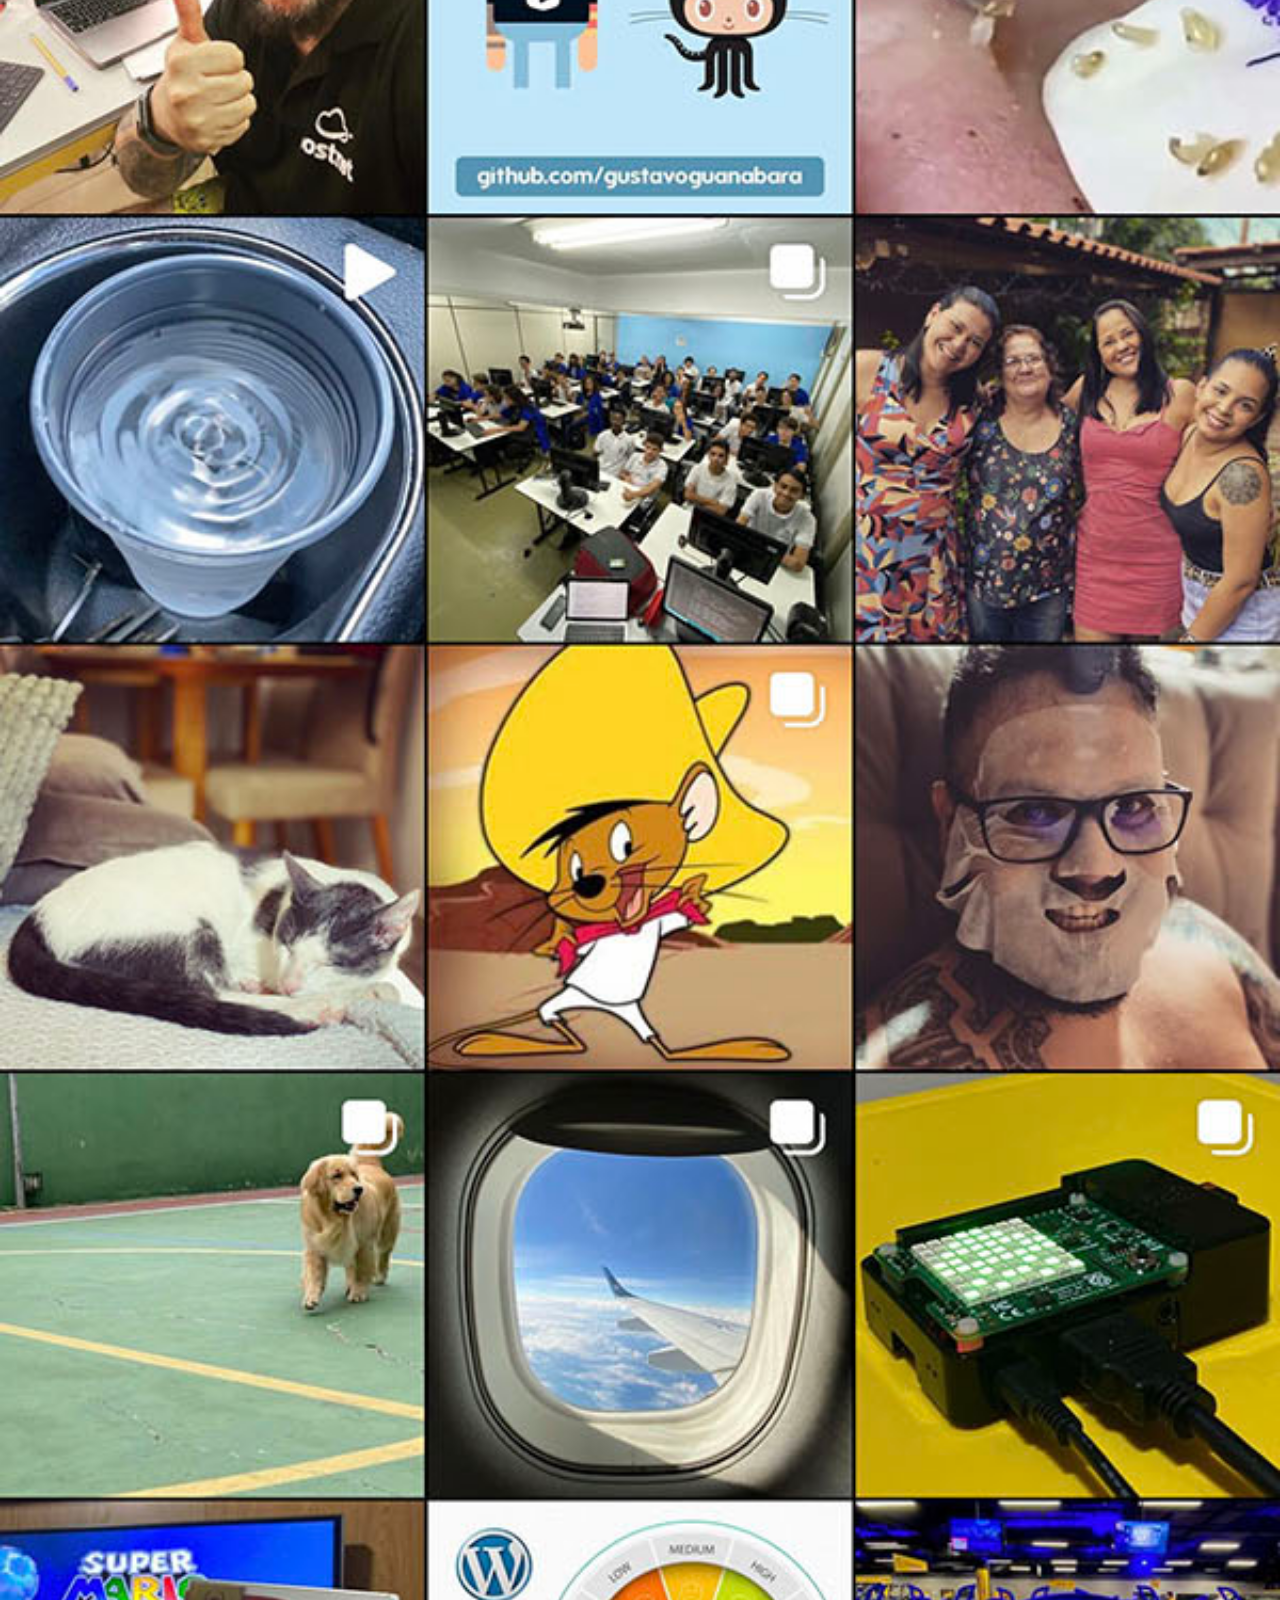
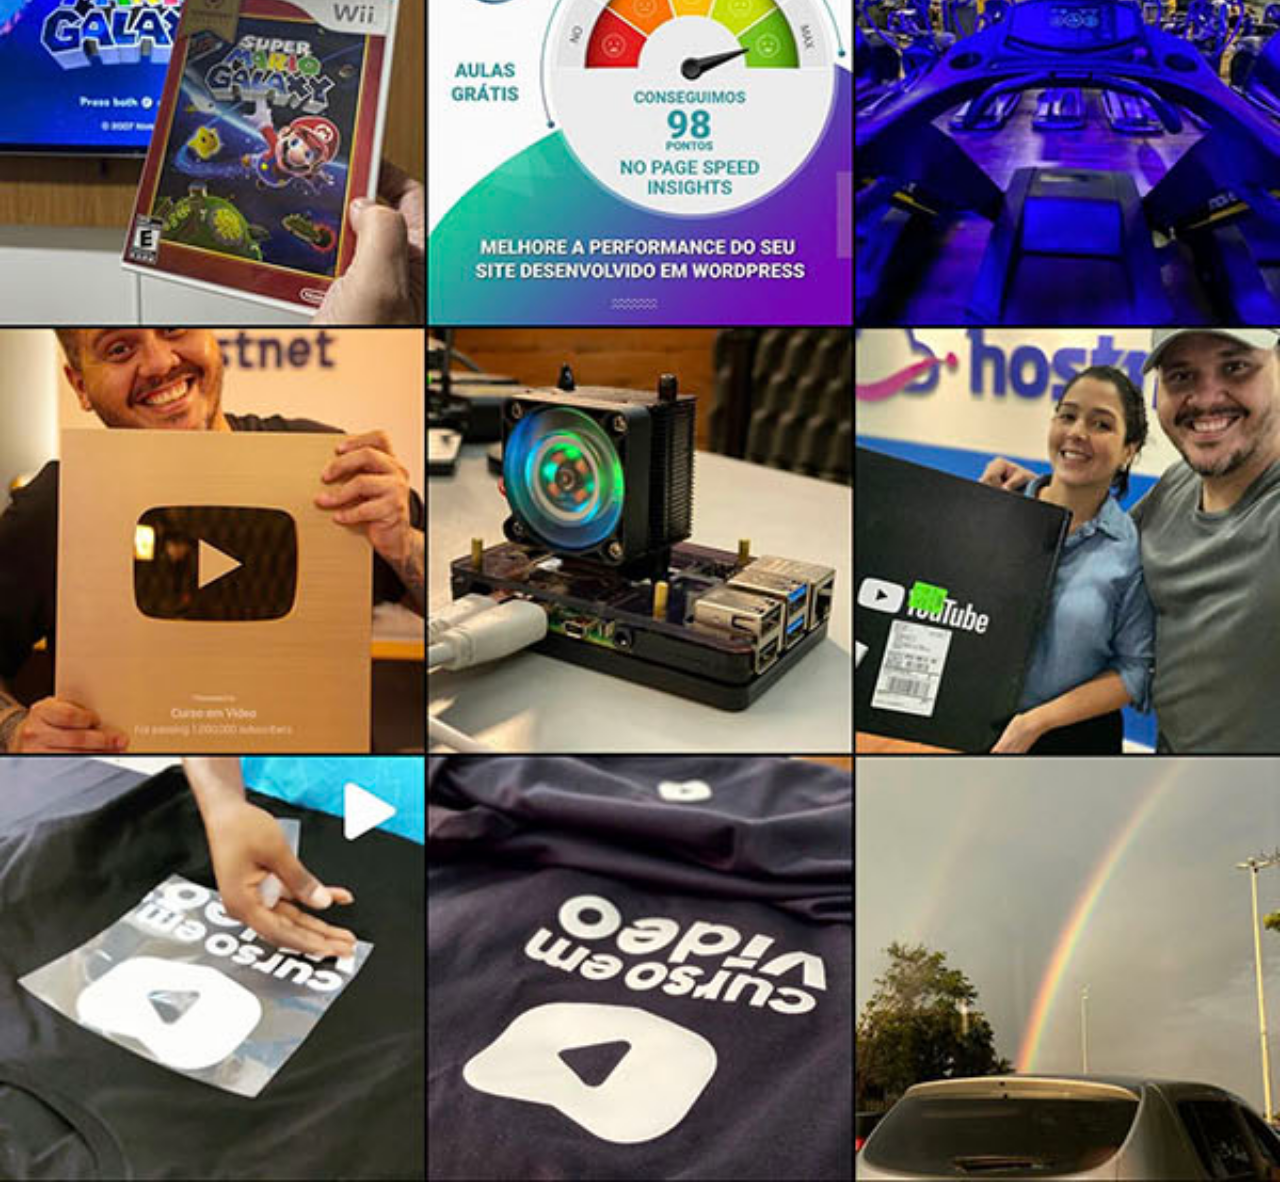
<file: instagram.html>
<!DOCTYPE html>
<html lang="pt-br">
<head>
    <meta charset="UTF-8">
    <meta http-equiv="X-UA-Compatible" content="IE=edge">
    <meta name="viewport" content="width=device-width, initial-scale=1.0">
    <title>Instagram</title>
    <link rel="stylesheet" href="estilos/social.css">
</head>
<body>
    <img src="imagens/tela-instagram.jpg" alt="instagram">
    
</body>
</html>
</file>
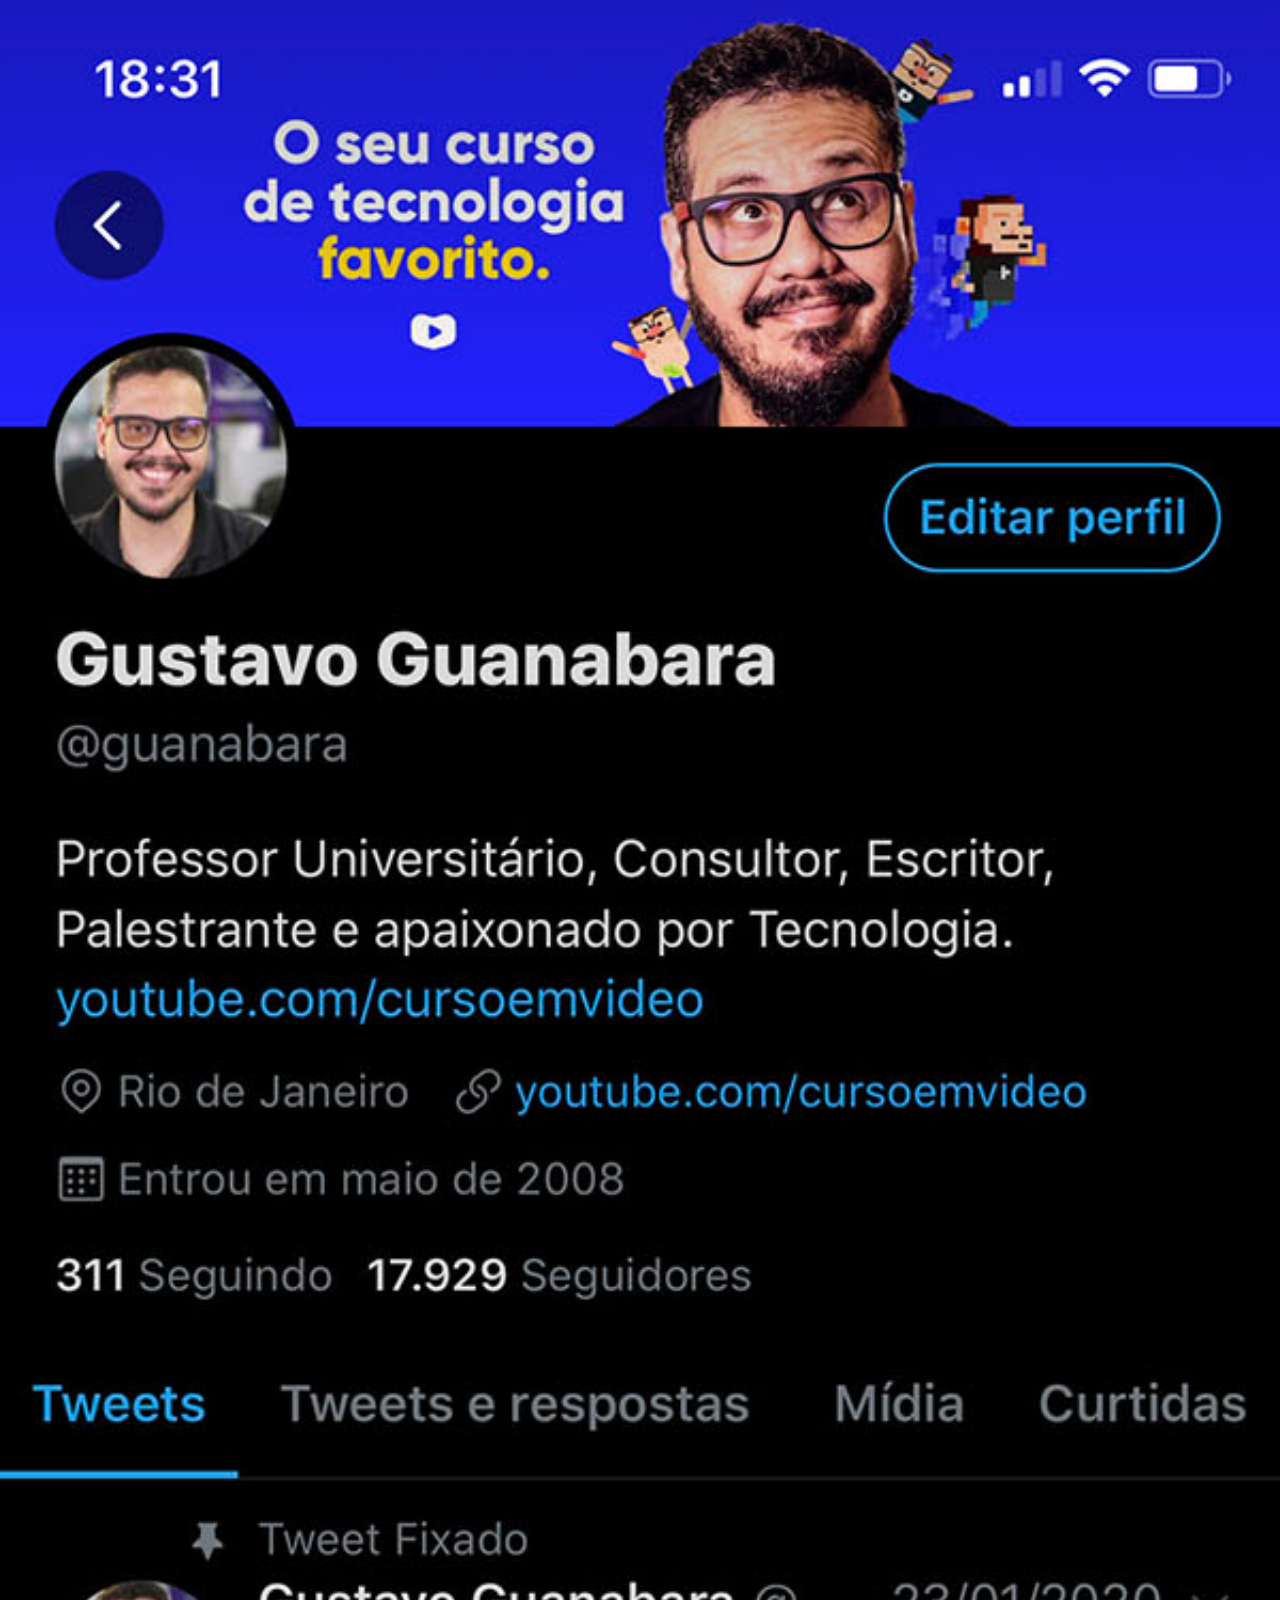
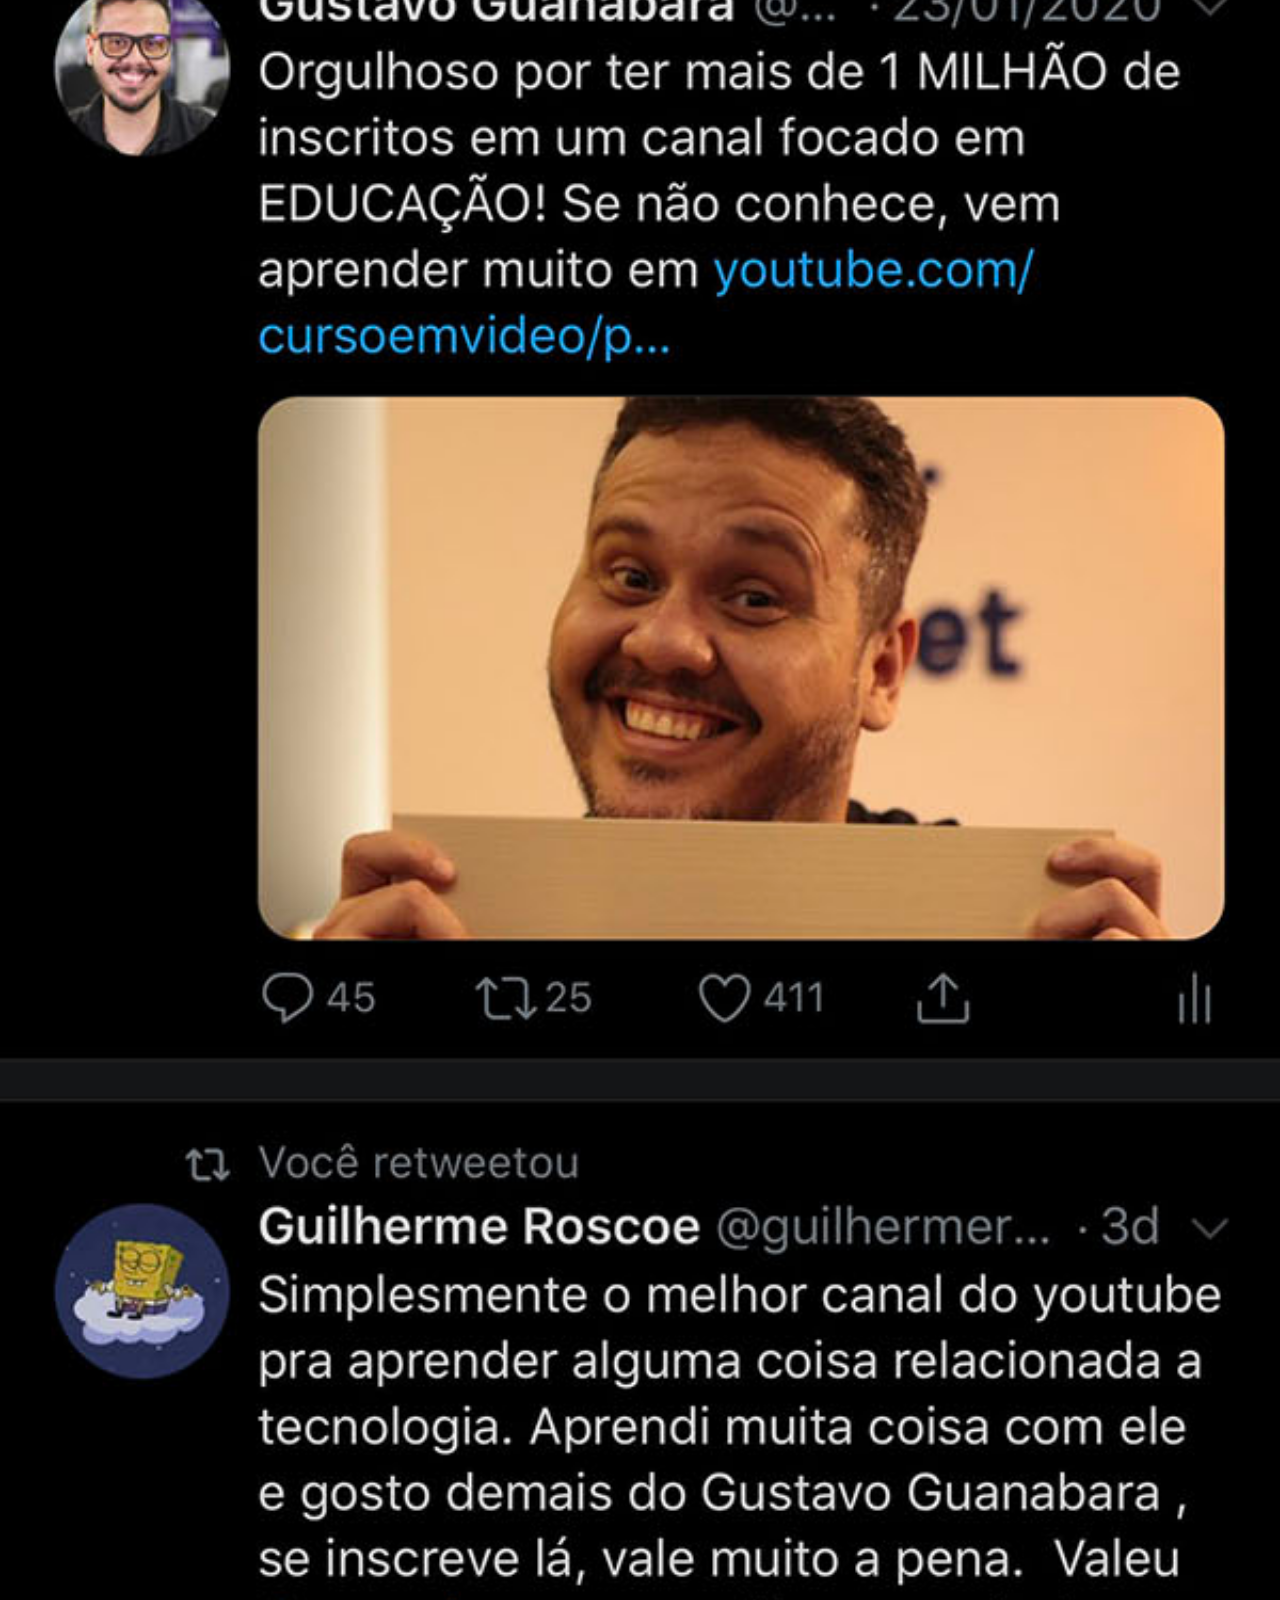
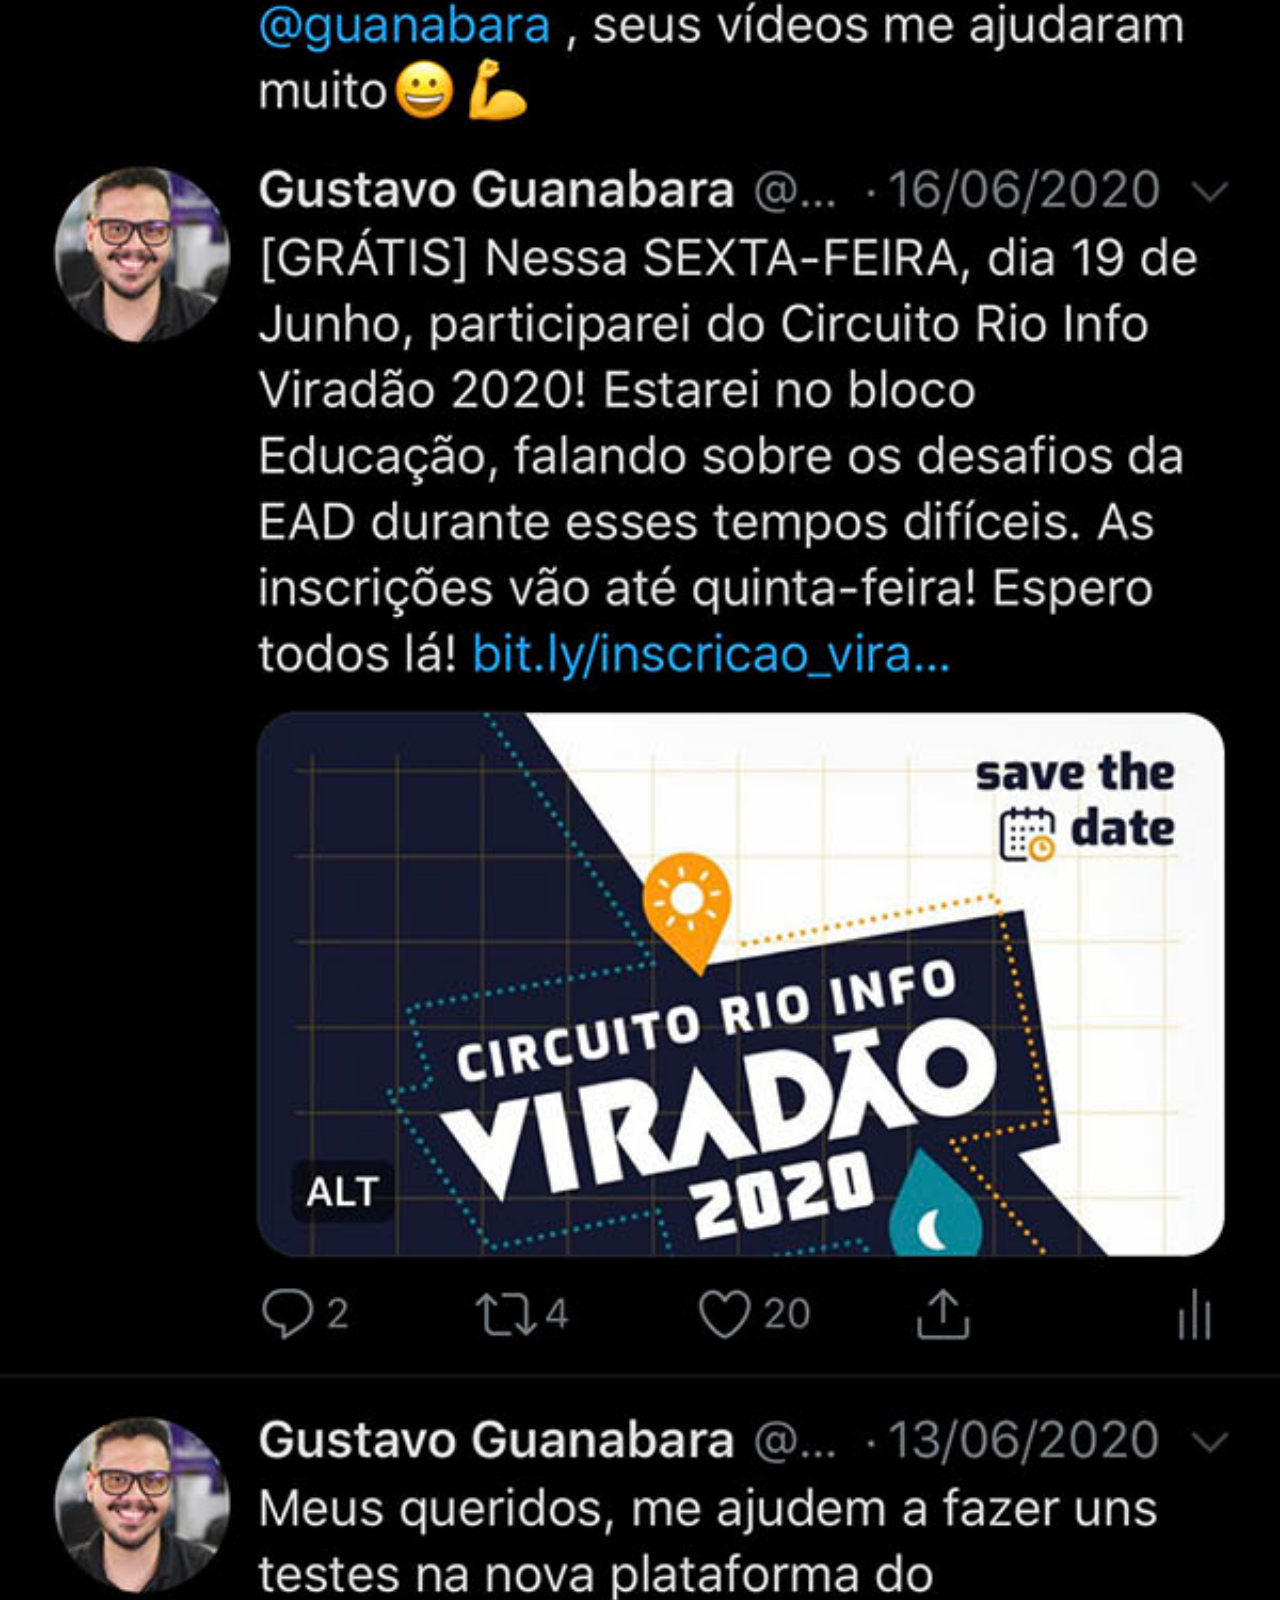
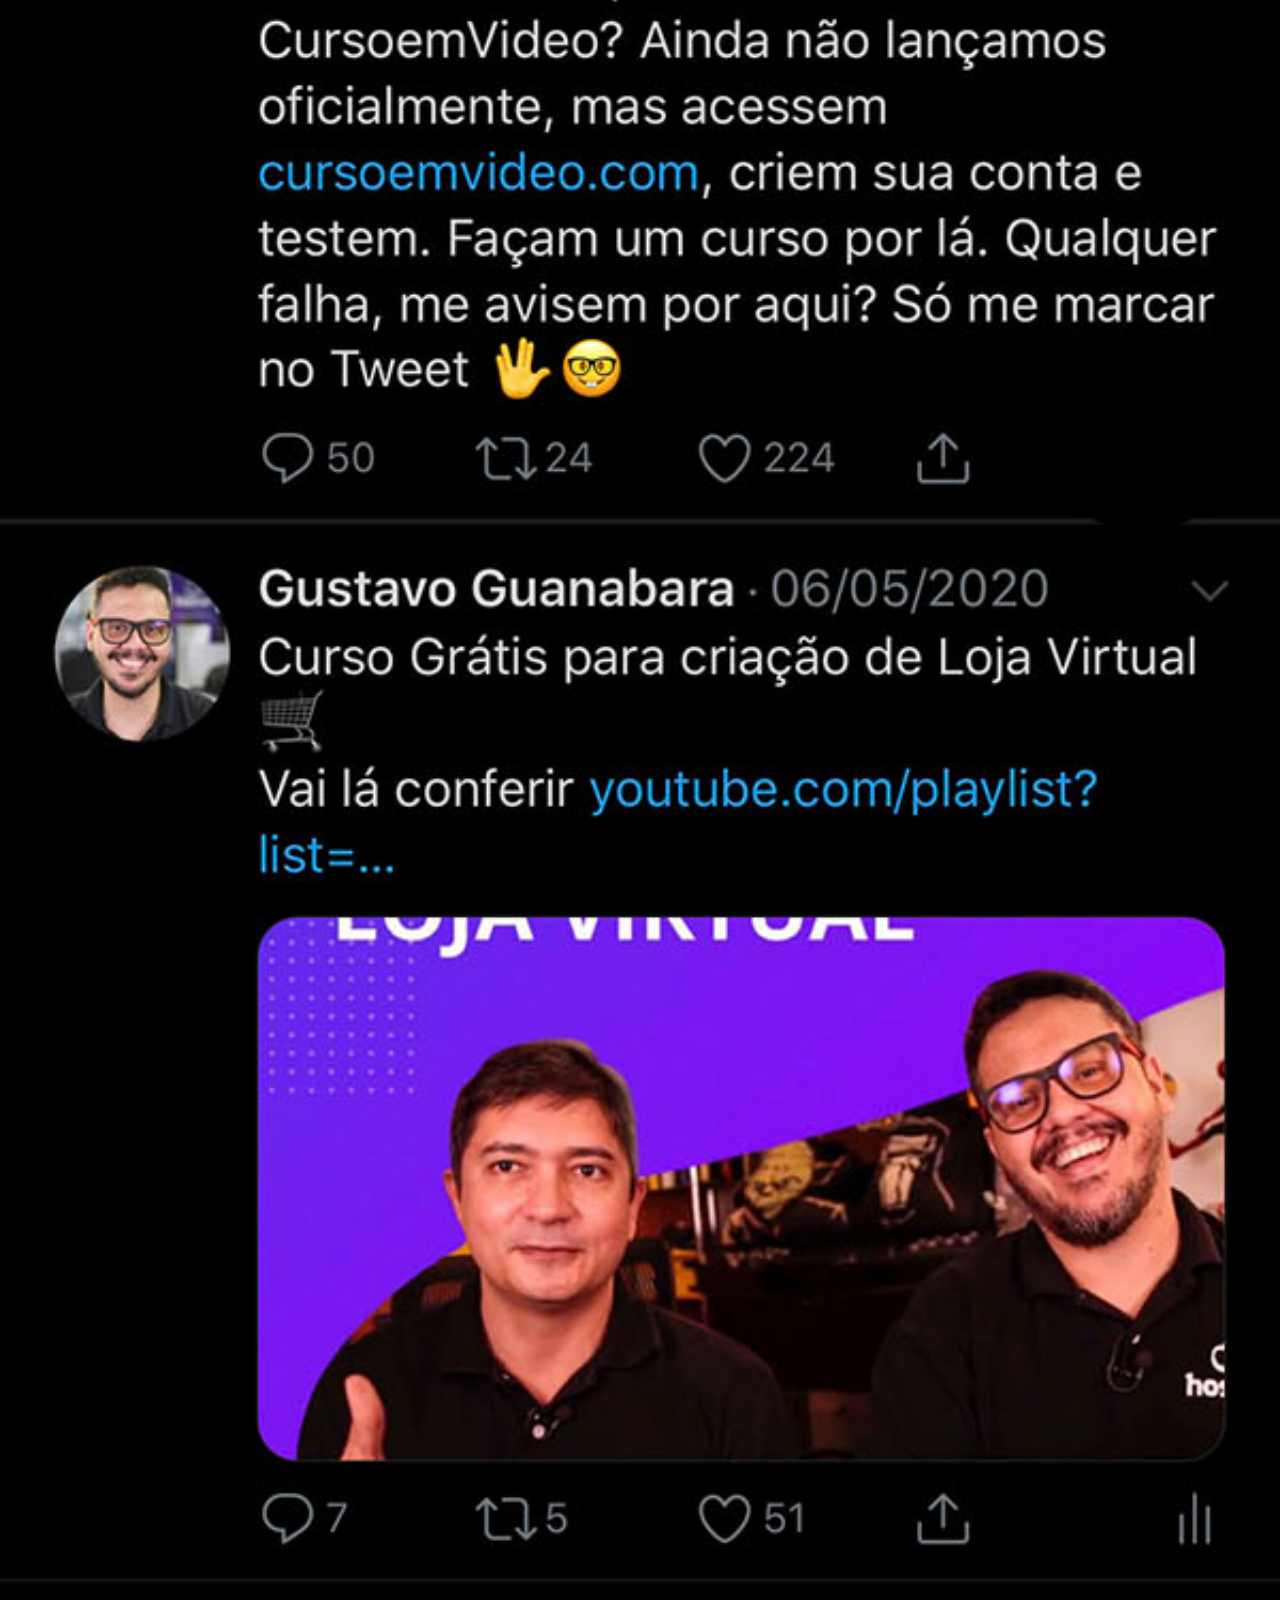
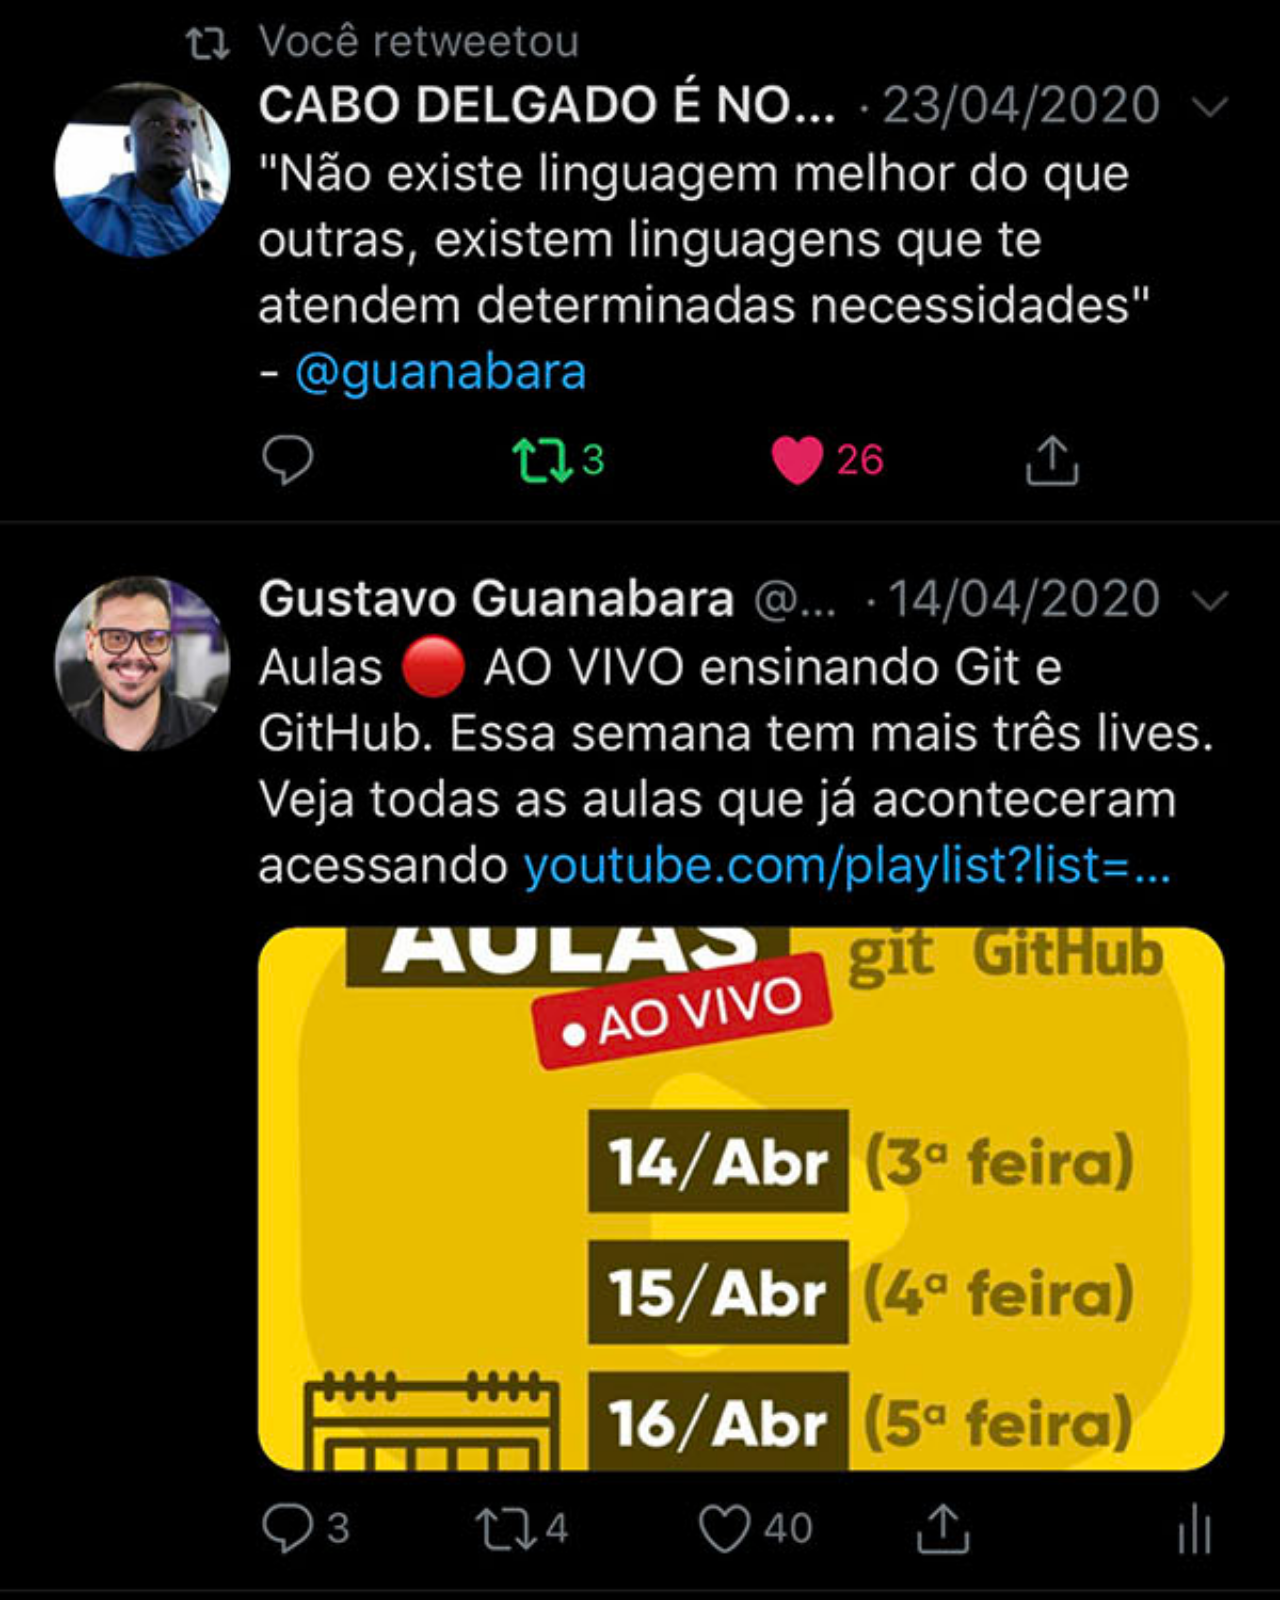
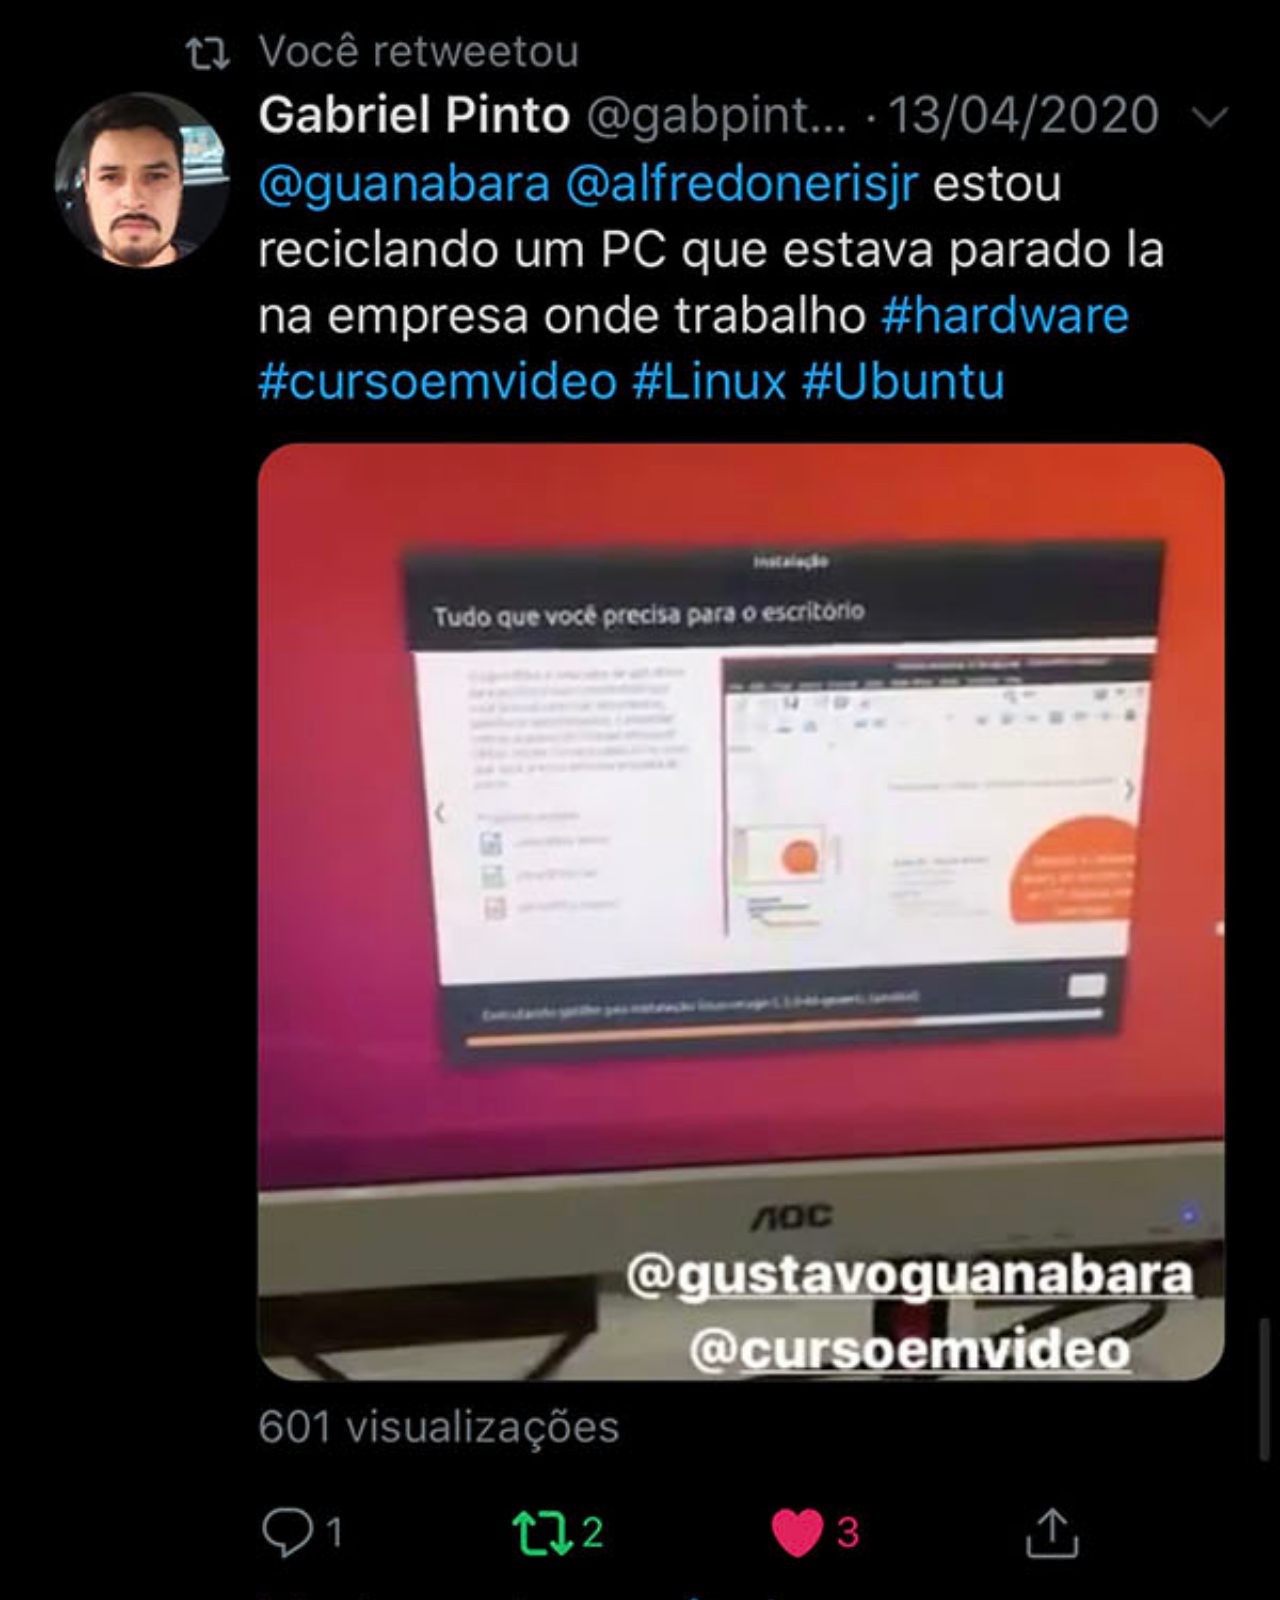
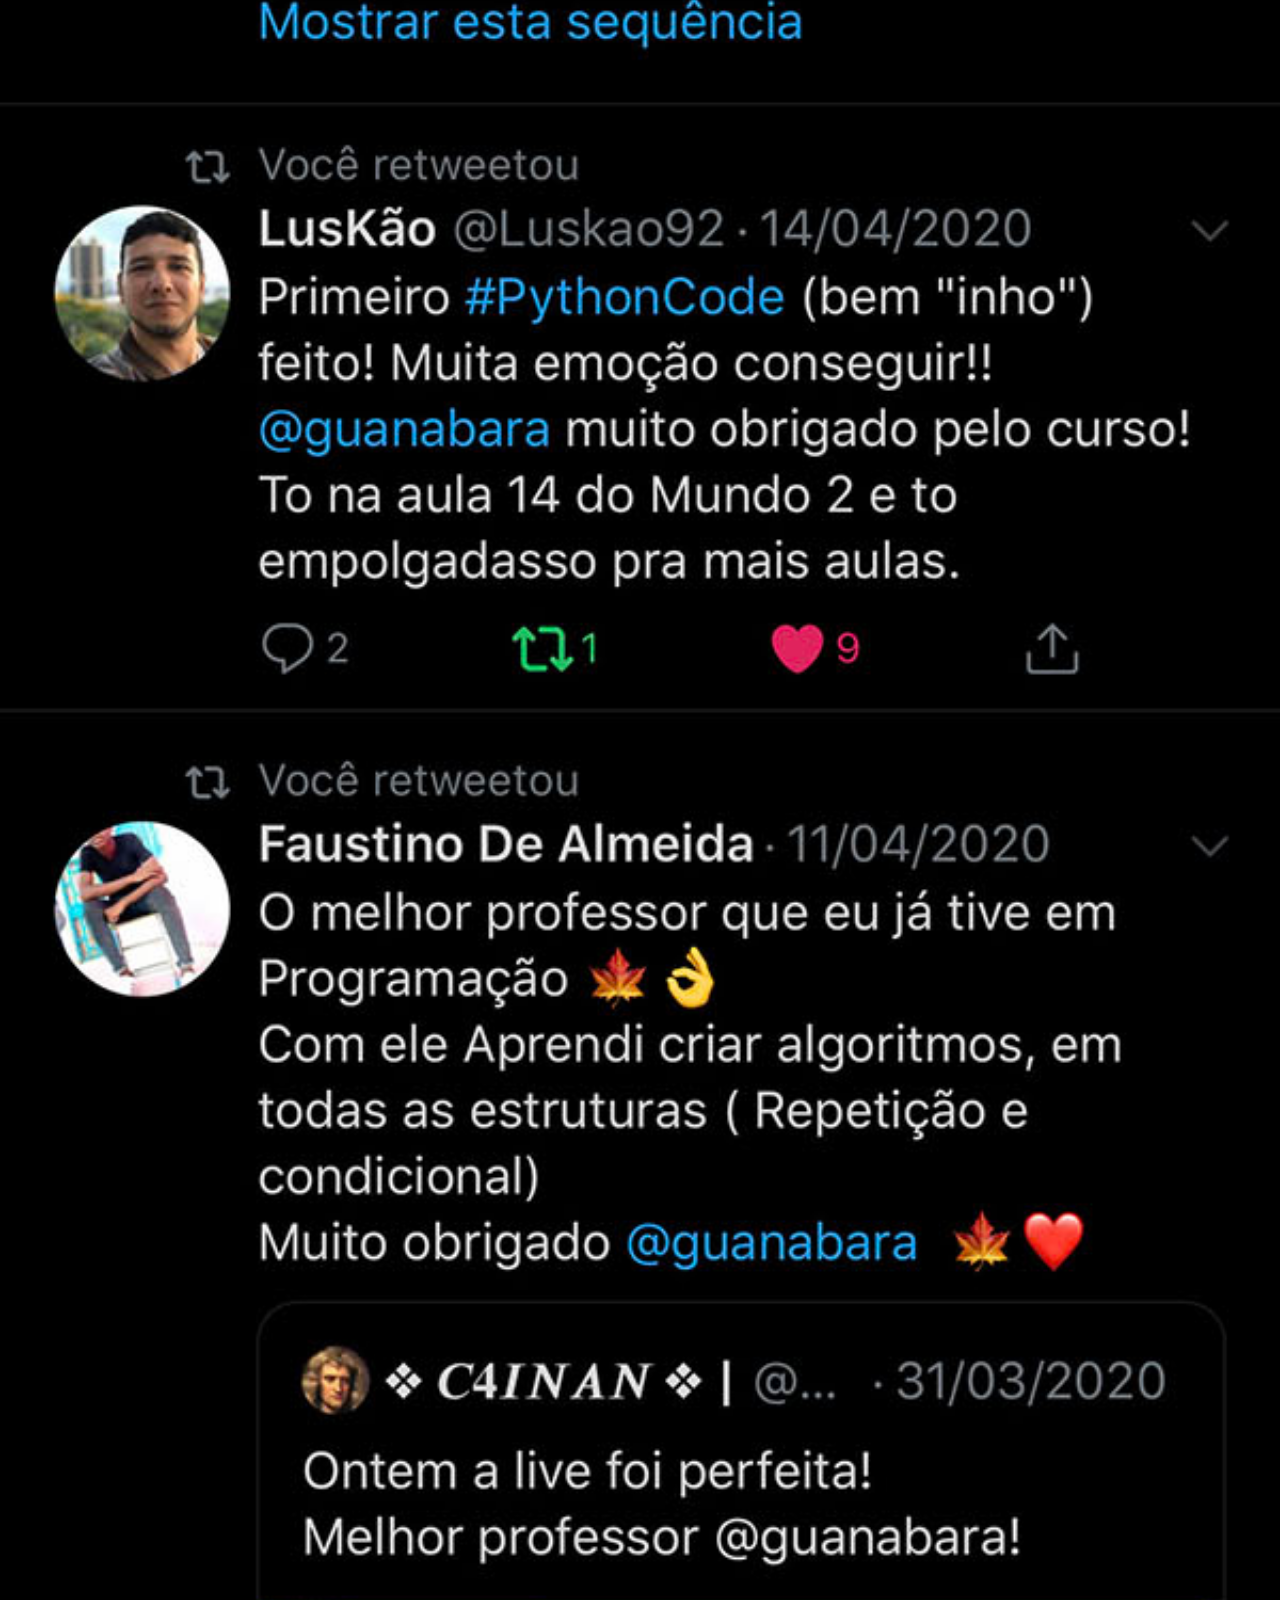
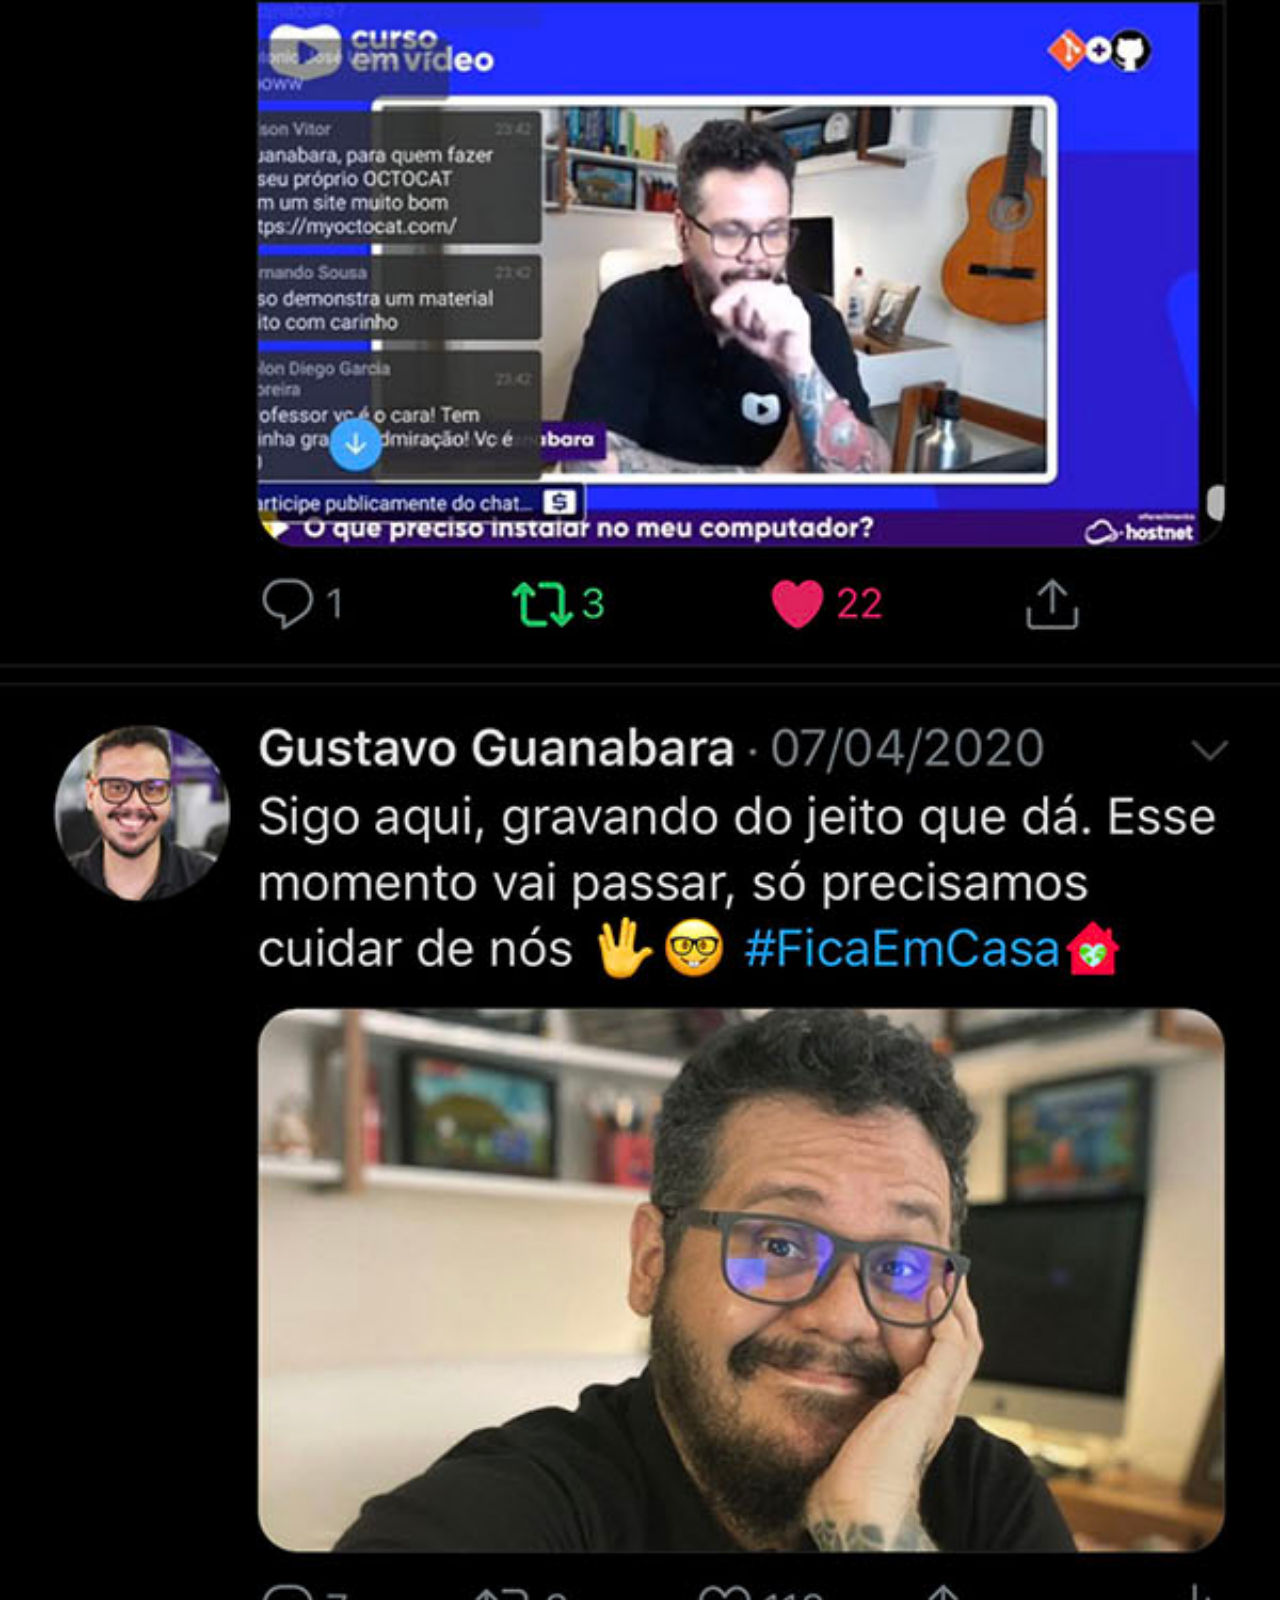
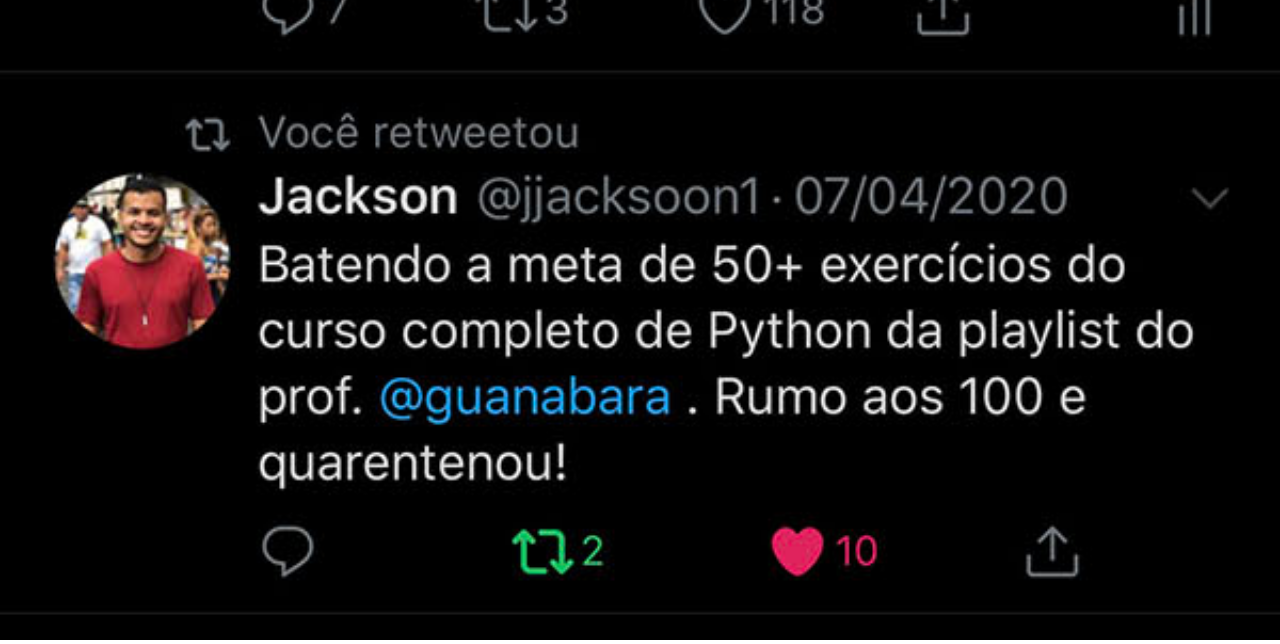
<file: twitter.html>
<!DOCTYPE html>
<html lang="pt-br">
<head>
    <meta charset="UTF-8">
    <meta http-equiv="X-UA-Compatible" content="IE=edge">
    <meta name="viewport" content="width=device-width, initial-scale=1.0">
    <title>Twitter</title>
    <link rel="stylesheet" href="estilos/social.css">
</head>
<body>
    <img src="imagens/tela-twitter.jpg" alt="twitter">
    
</body>
</html>
</file>
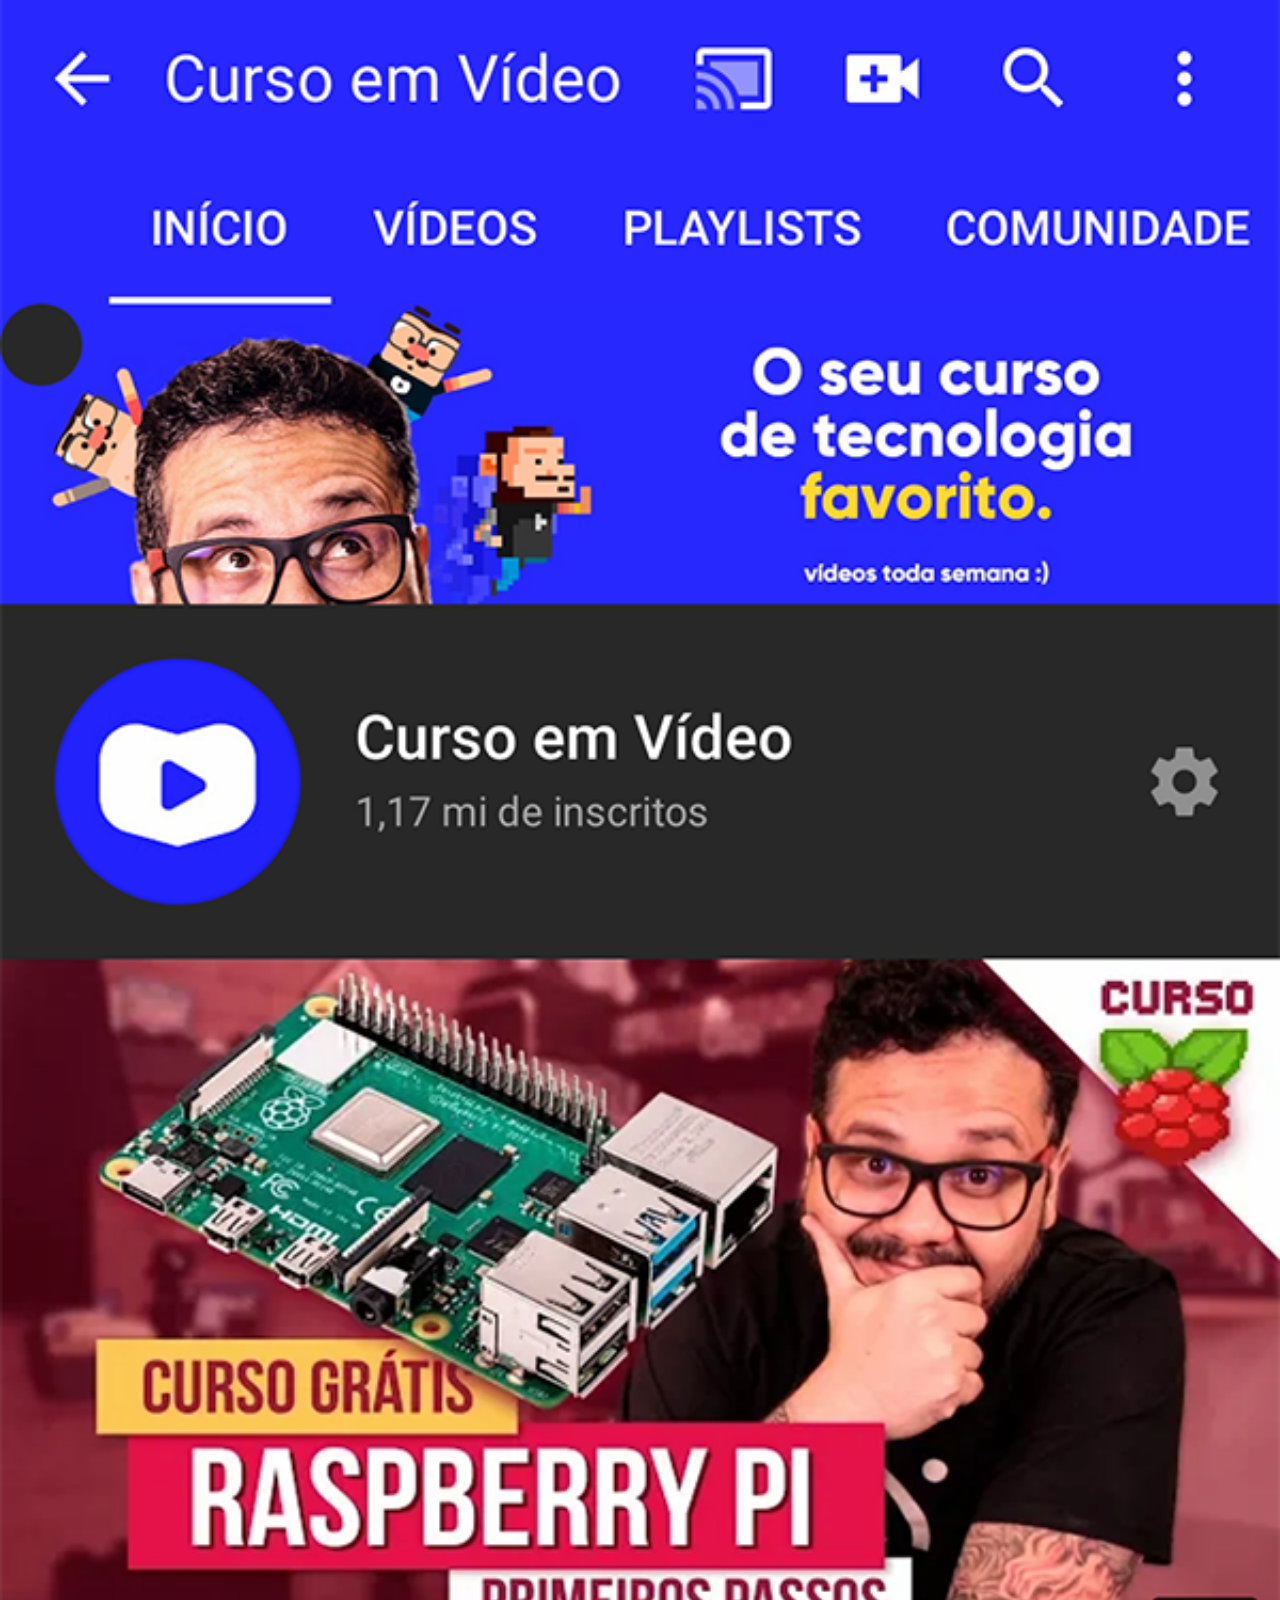
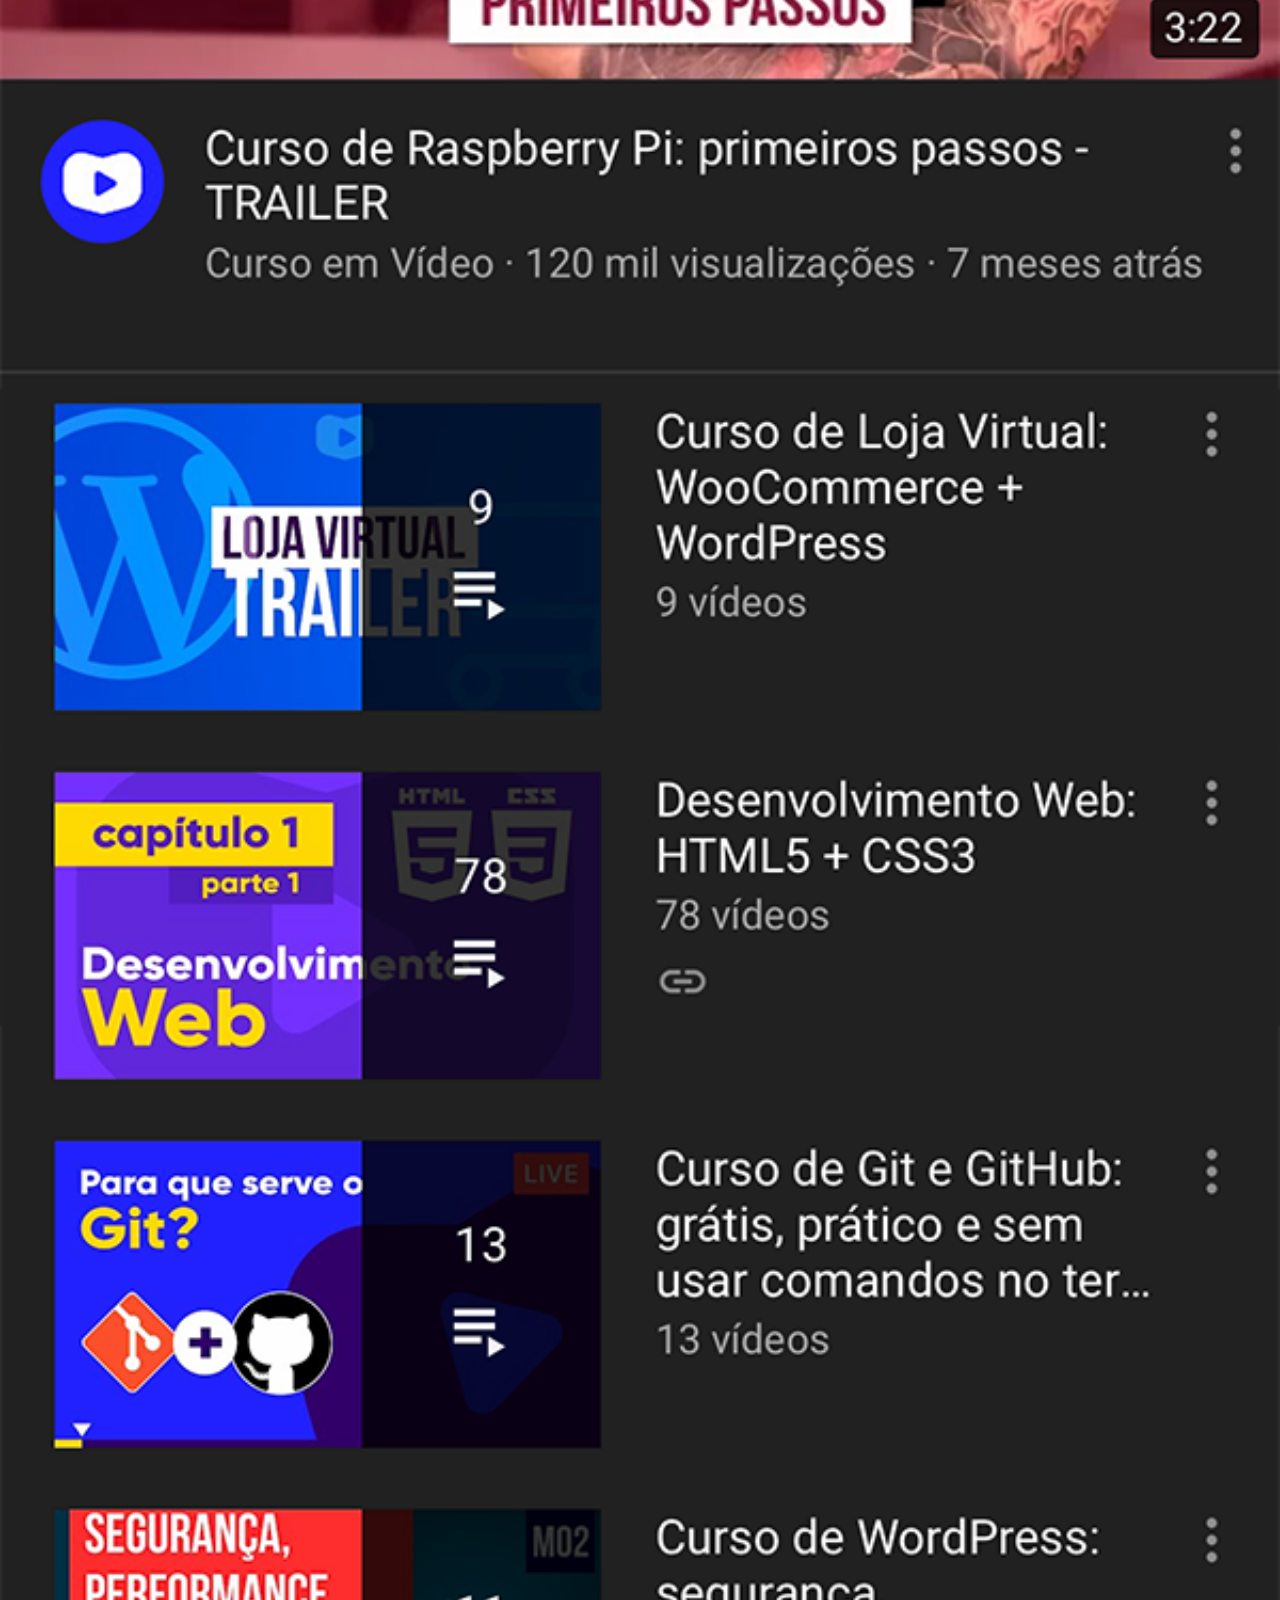
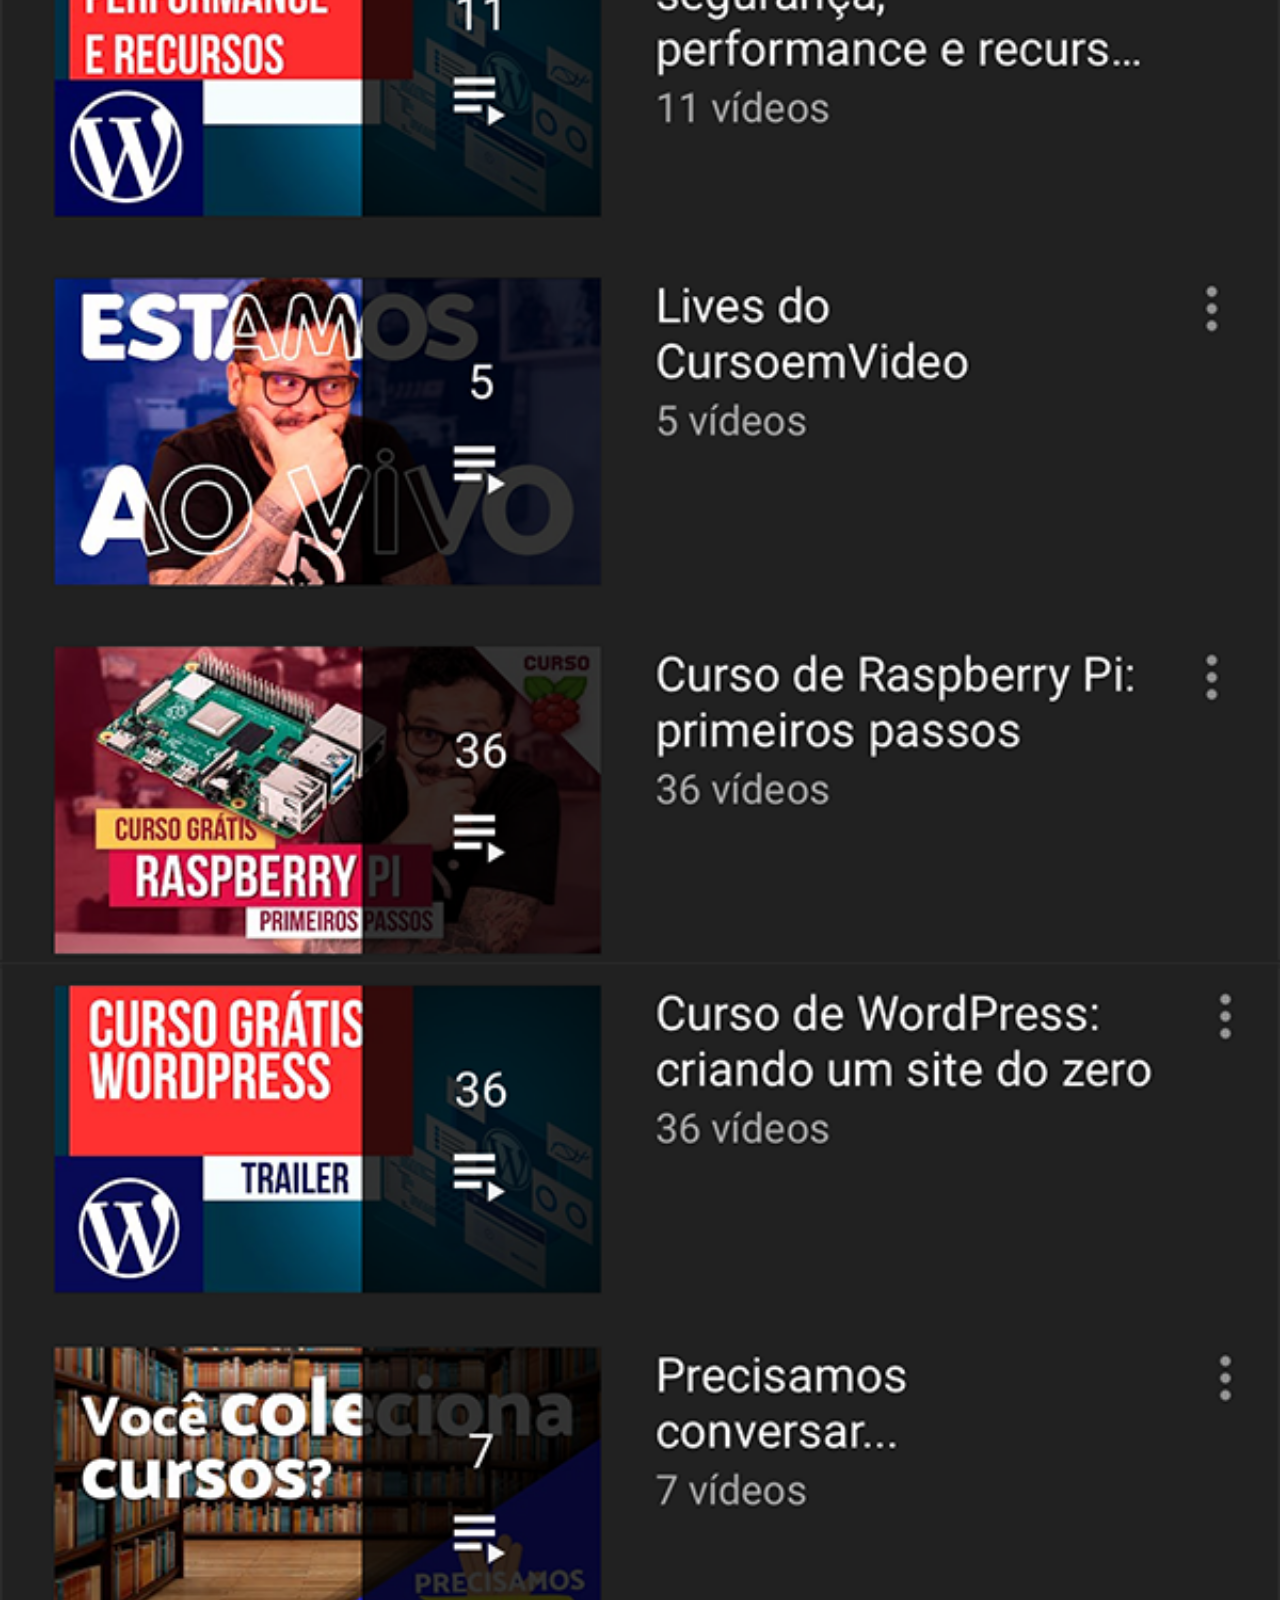
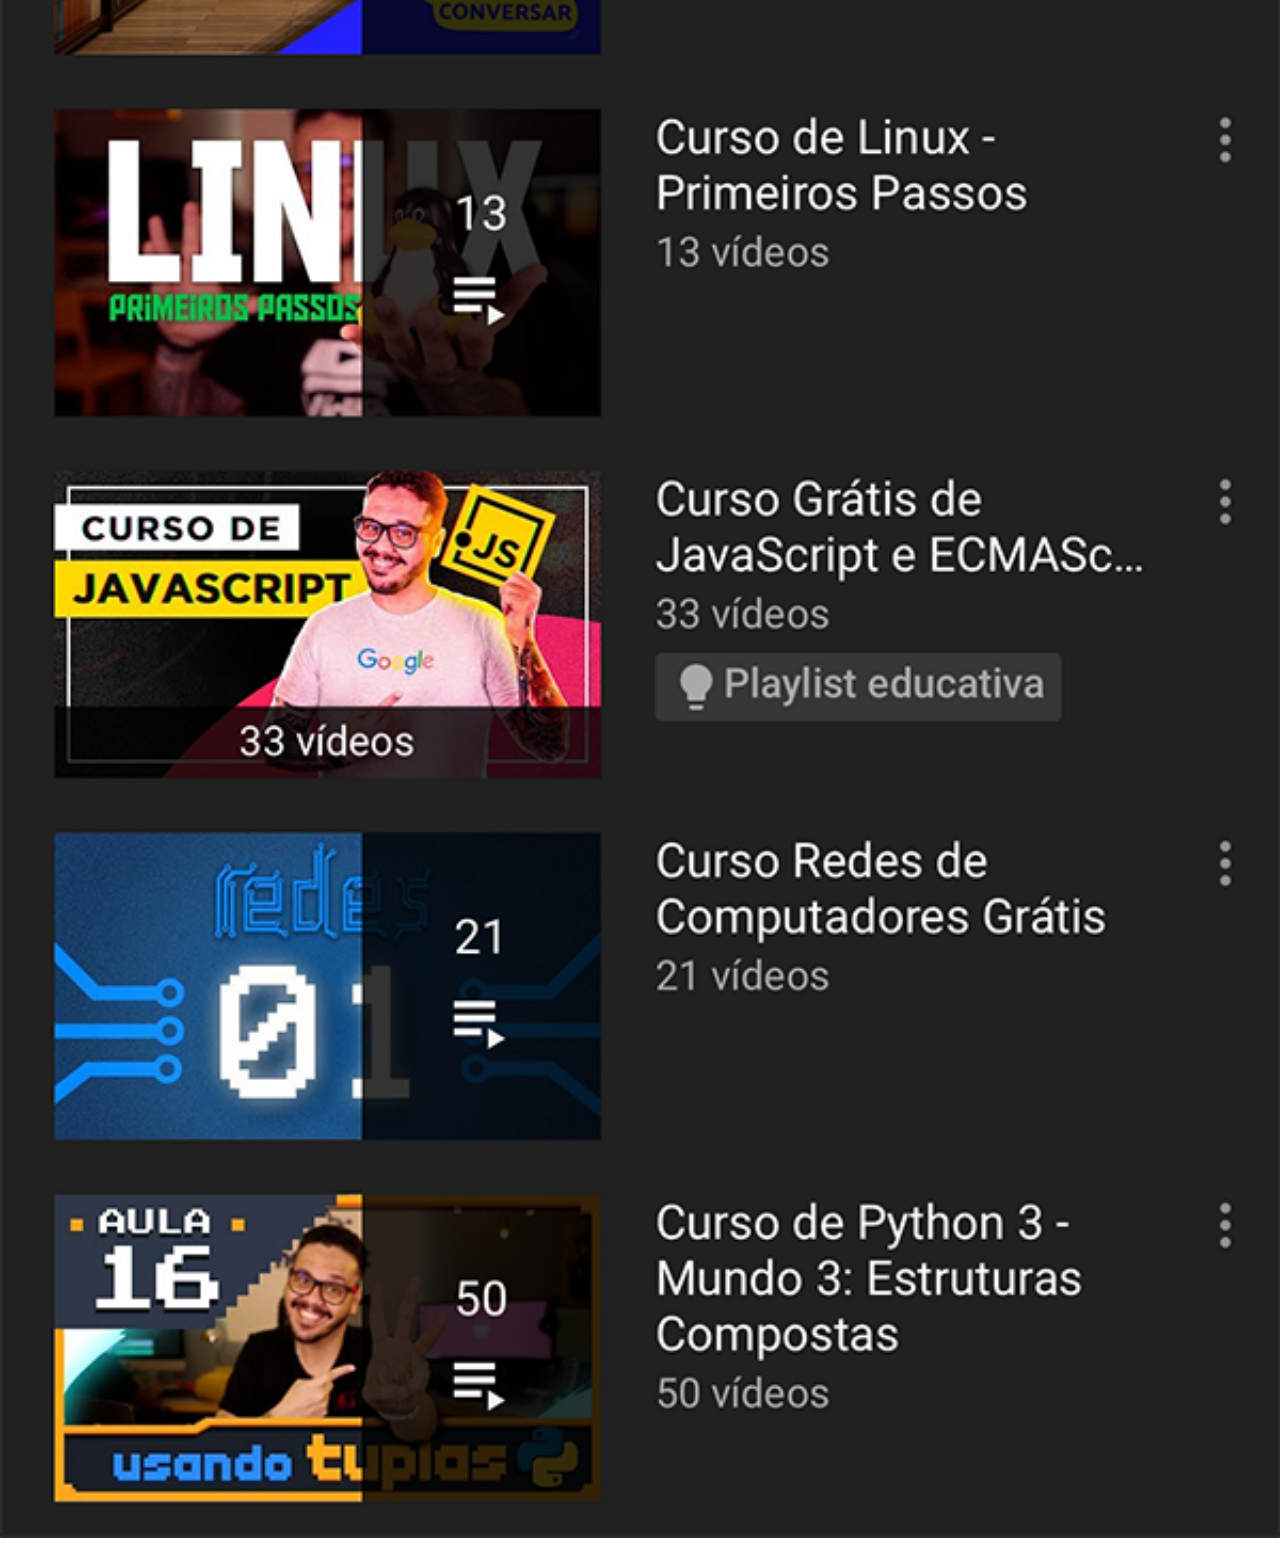
<file: youtube.html>
<!DOCTYPE html>
<html lang="pt-br">
<head>
    <meta charset="UTF-8">
    <meta http-equiv="X-UA-Compatible" content="IE=edge">
    <meta name="viewport" content="width=device-width, initial-scale=1.0">
    <title>youtube</title>
    <link rel="stylesheet" href="estilos/social.css">

</head>
<body>
    <img src="imagens/tela-youtube.png" alt="youtube">
    
</body>
</html>
</file>
<file: estilos/style.css>
@charset "UTF-8";

* {
    margin: 0px;
    padding: 0px;
    font-family: Arial, Helvetica, sans-serif;
}

html, body {
    height: 100vh;
    width: 100vw;
    background-color: black;
}

main {
    height: 100vh;
    position: relative;
}

body {
    background: url(../imagens/fundo-madeira.jpg);
    background-repeat: no-repeat;
    background-position: top center;
    background-size: cover;
    background-attachment: fixed;
}


#telefone {
    height: 627px;
    width: 311px;

    position: absolute;
    top: 50%;
    left: 50%;
    transform: translate(-50%, -50%);
    background: url(../imagens/frame-iphone.png);
    background-repeat: no-repeat;
}

#tela {
    position: relative;
    top: 80px;
    left: 22px;
    width: 269px;
    height: 471px;
}


#redes-sociais img {
    width: 50px;
    margin: 10px;
    border-radius: 50%;
    box-shadow: 2px 2px 5px rgba(0, 0, 0, 0.400);
    box-sizing: border-box;
}

#redes-sociais {
    text-align: right;
}

#redes-sociais img:hover {
    border: 2px solid rgba(255, 255, 255, 0.544);
    transform: translate(-3px, -3px);
    box-shadow: 5px 5px 10px rgba(0, 0, 0, 0.411);
    transition: transform .3s, border 1s;
}
</file>
<file: estilos/social.css>
@charset "UTF-8";

        * {
            margin: 0px;
            padding: 0px;

        }

        ::-webkit-scrollbar {
            width: 0px;
            height: 0px;
        }


        img {
            width: 100vw;
        }
</file>
